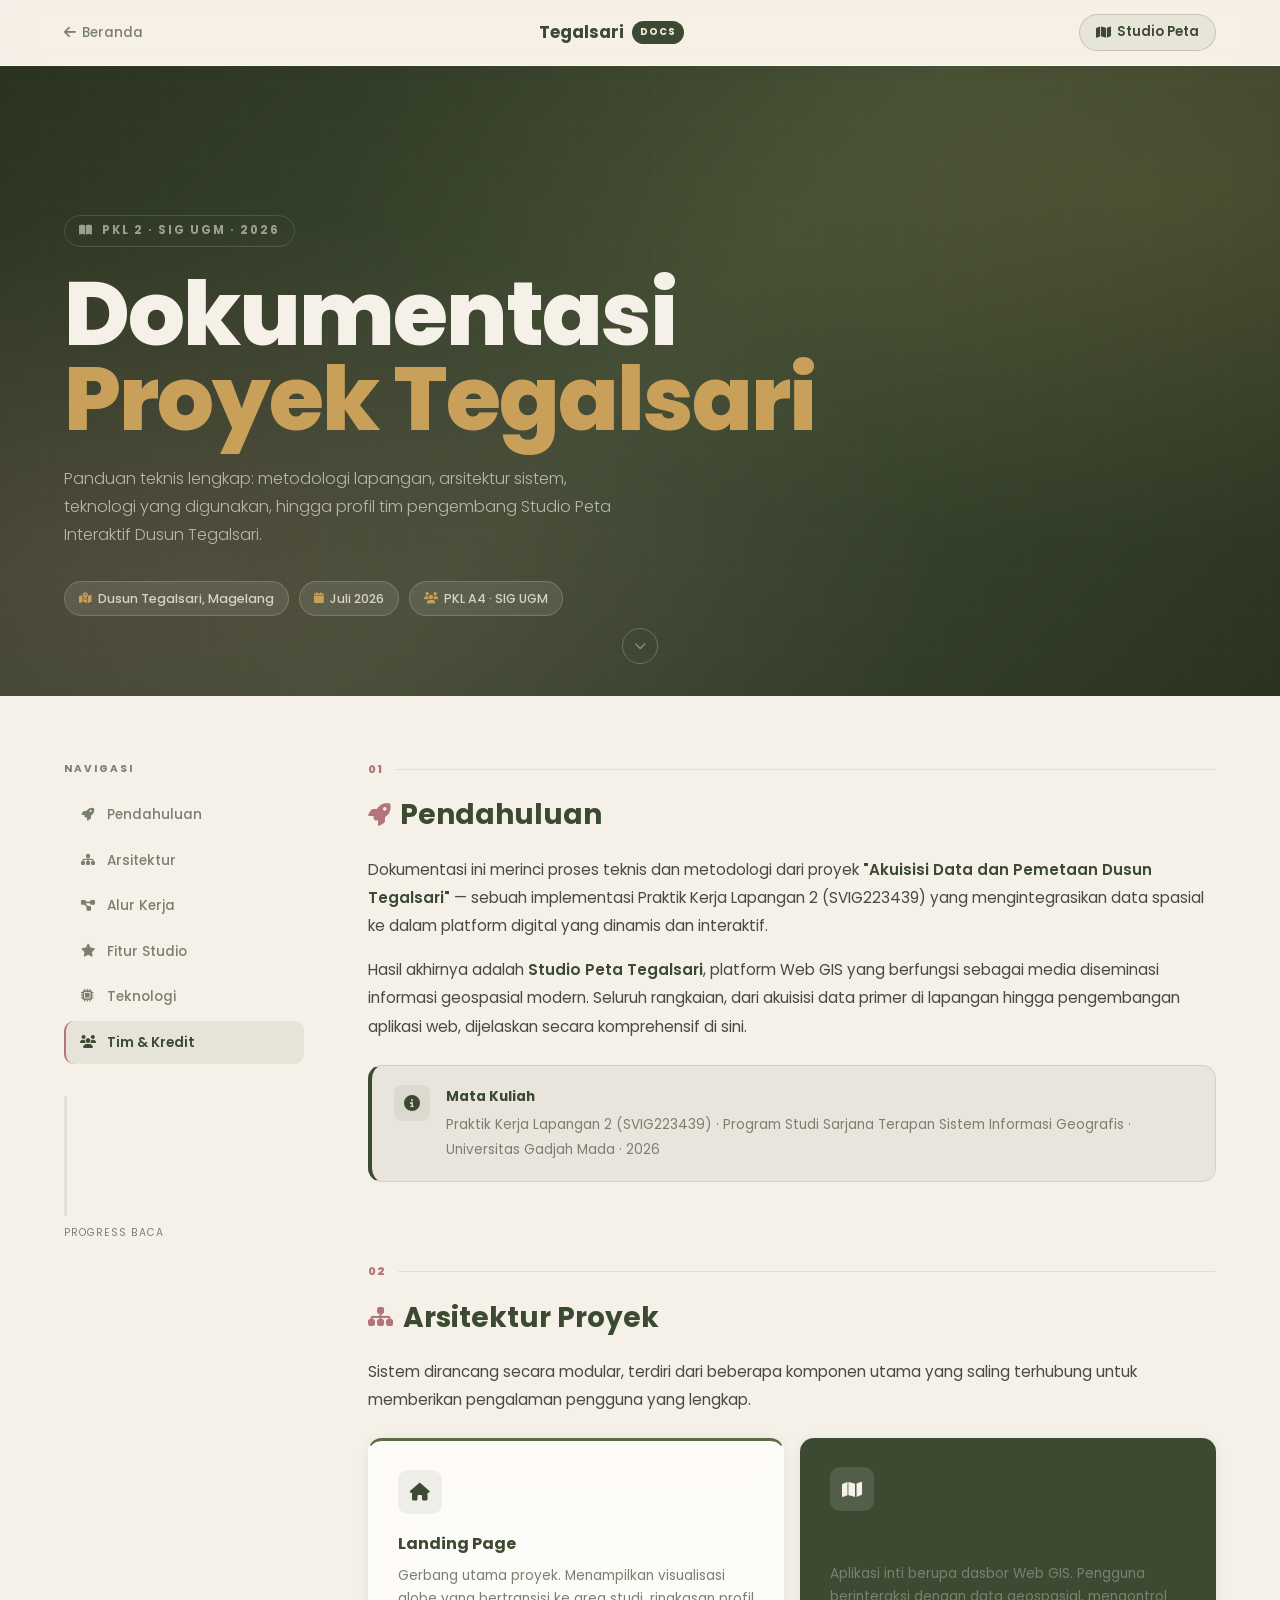
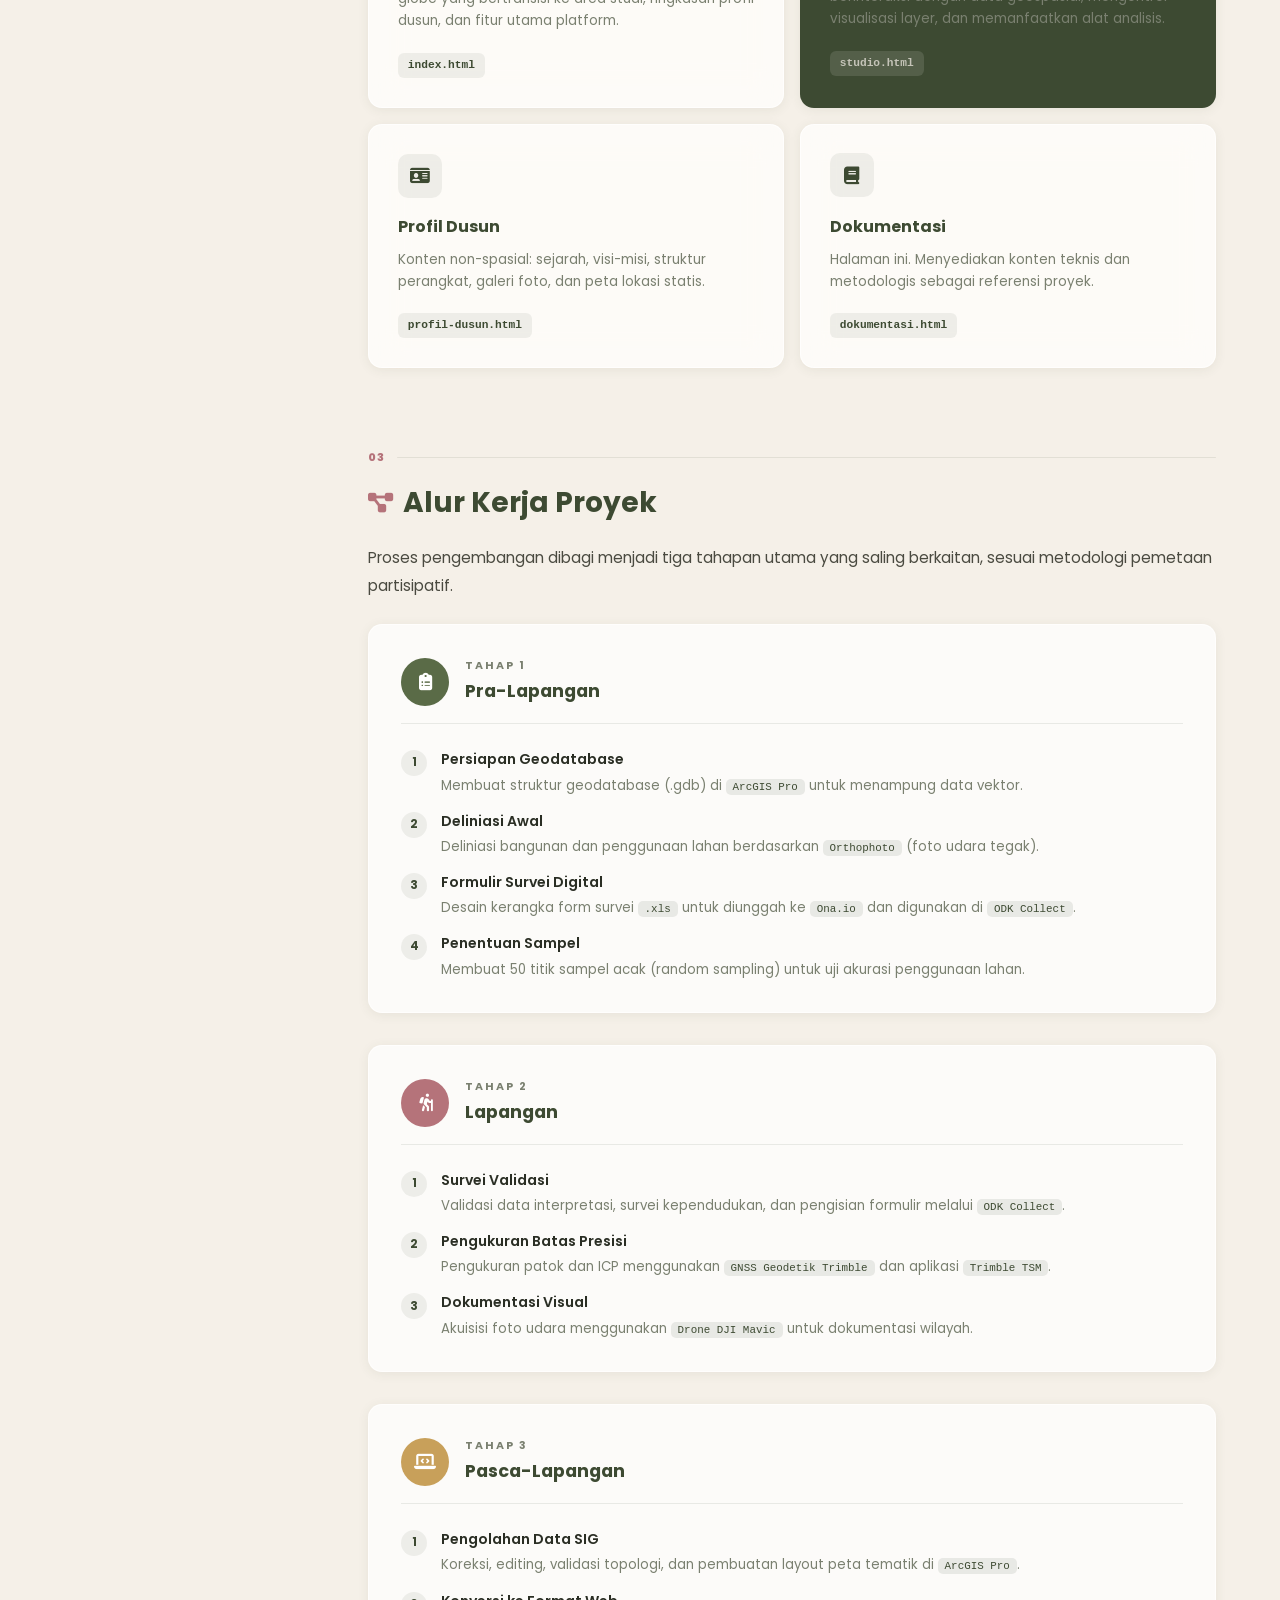
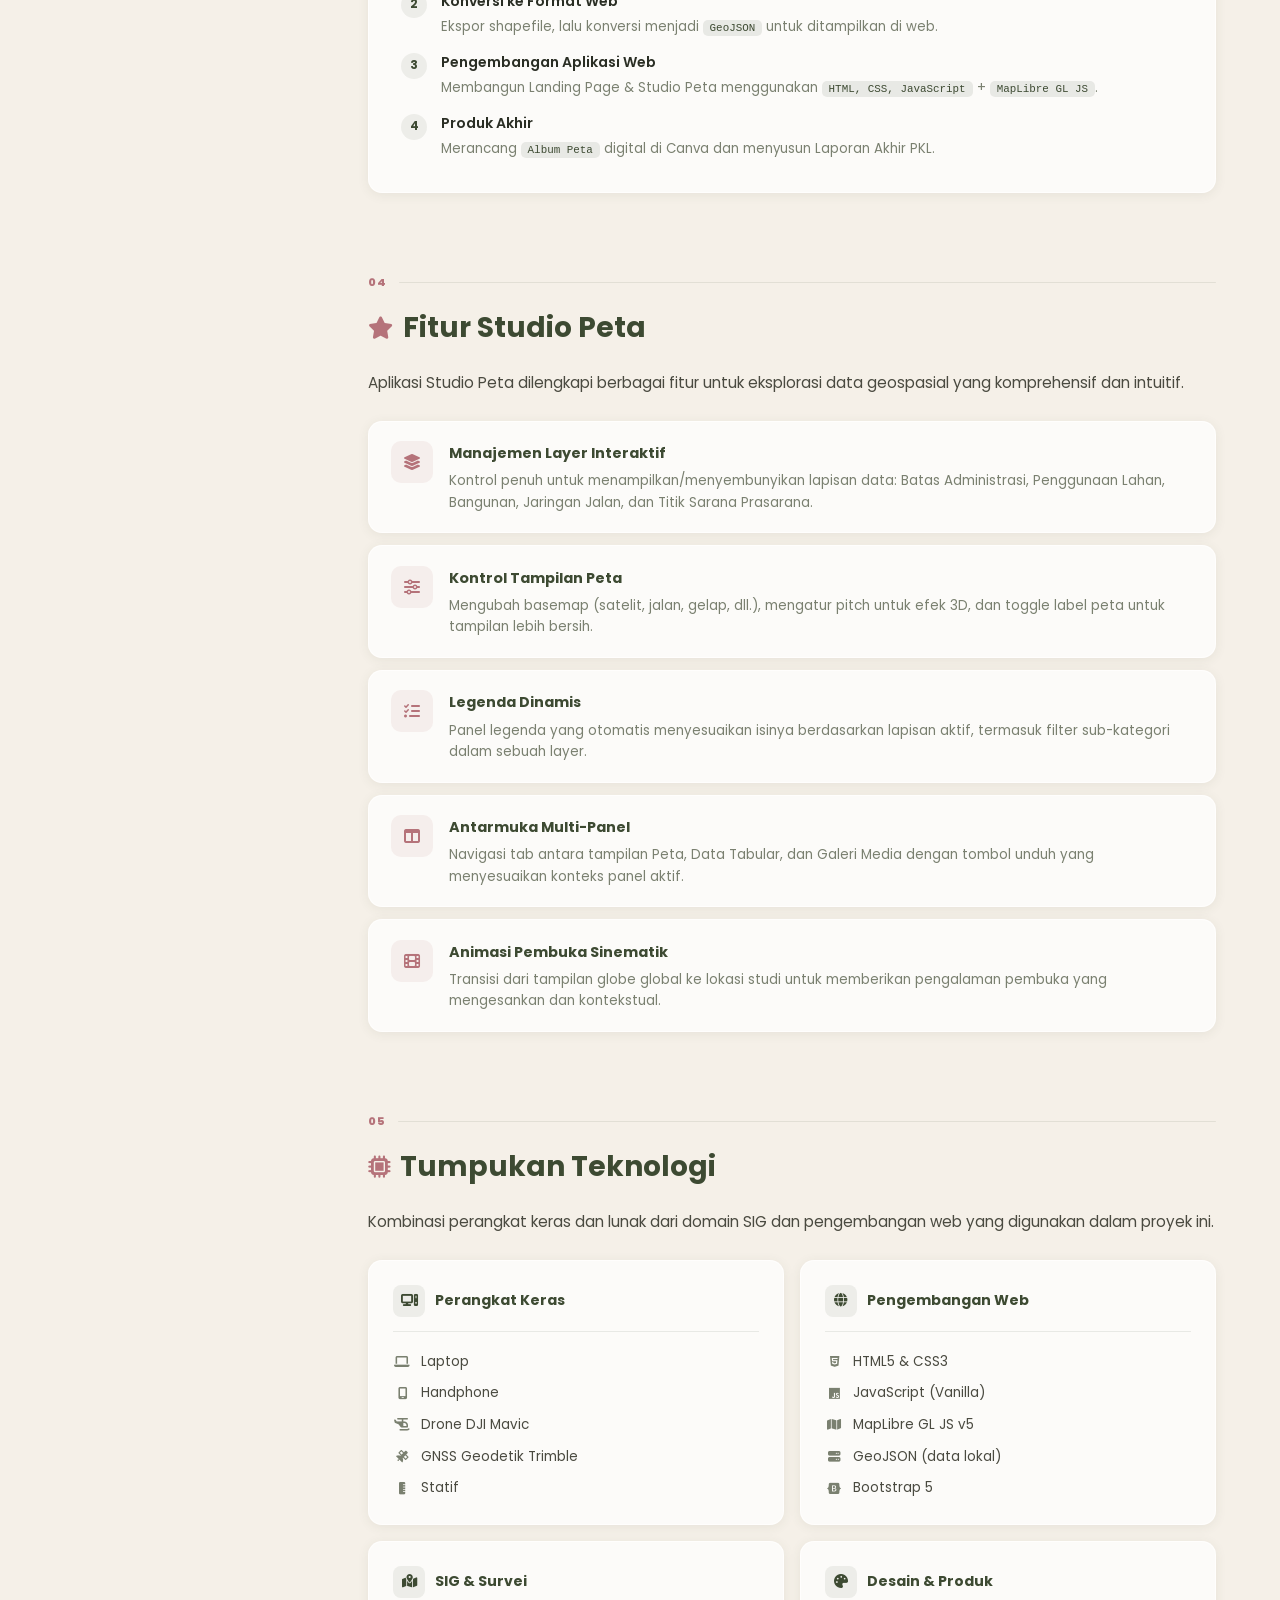
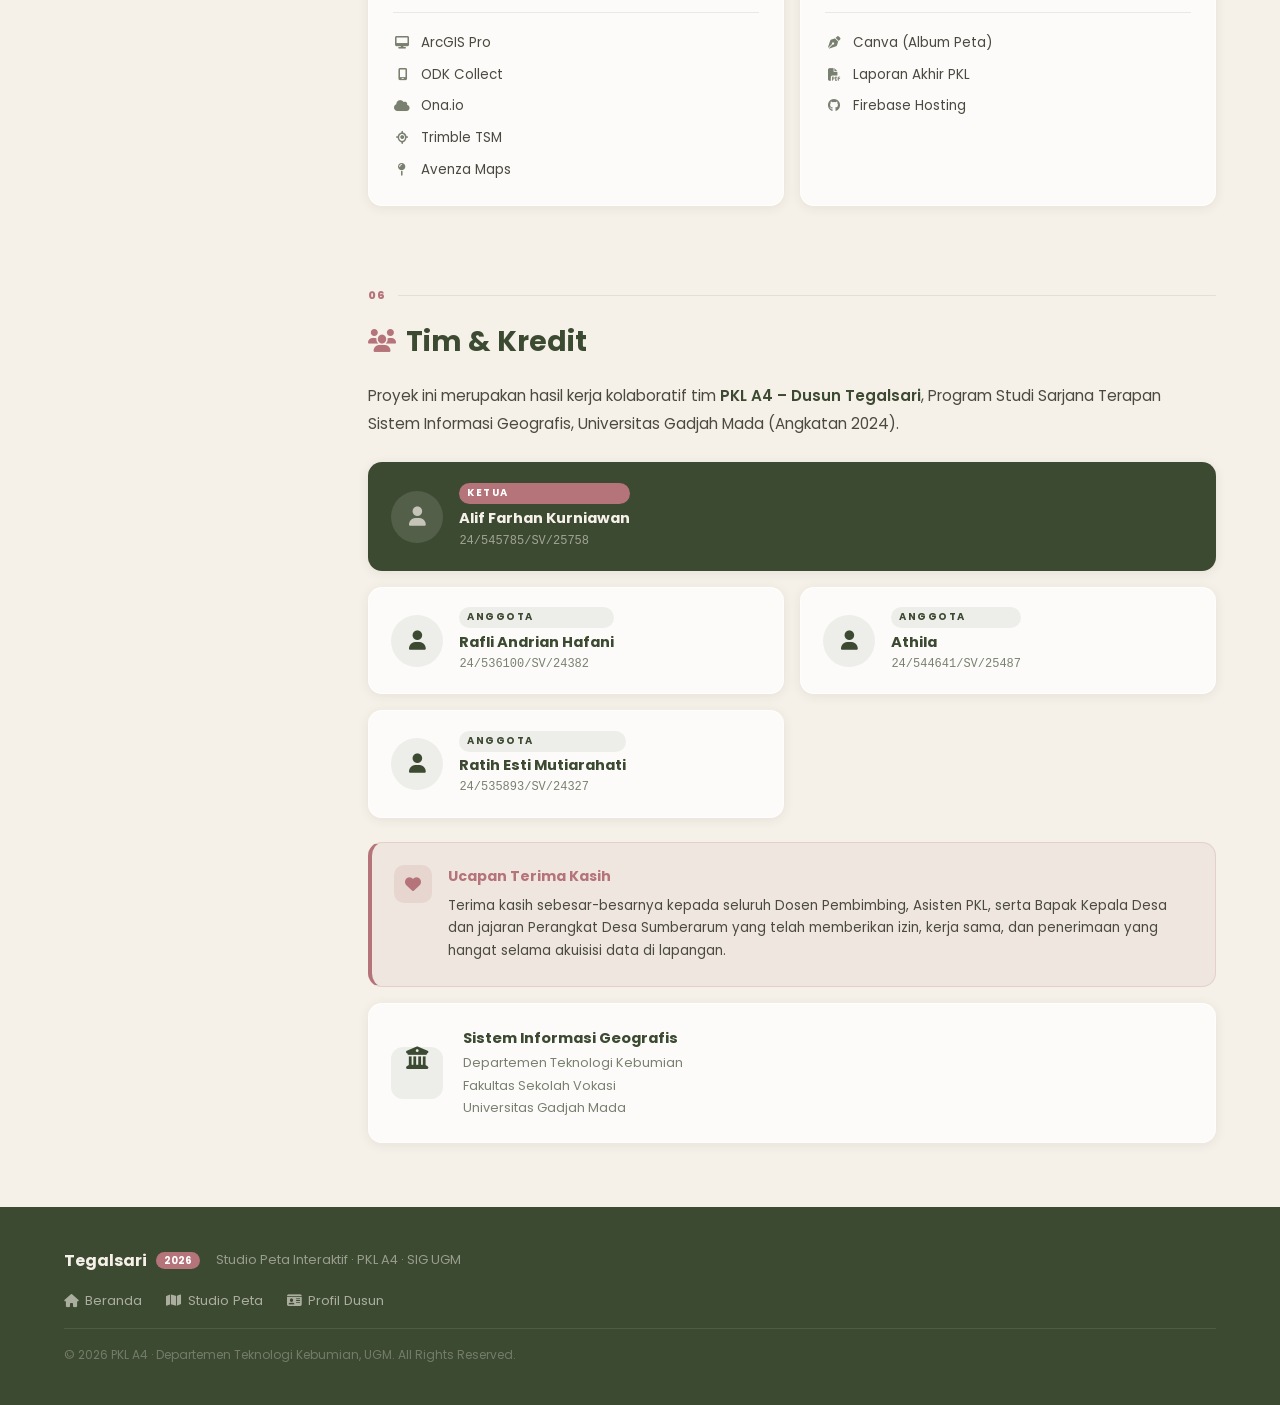
<file: dokumentasi.html>
<!DOCTYPE html>
<html lang="id">
<head>
    <meta charset="UTF-8">
    <meta name="viewport" content="width=device-width, initial-scale=1.0">
    <title>Dokumentasi Proyek - Studio Peta Tegalsari</title>
    <meta name="description" content="Dokumentasi teknis proyek Akuisisi Data dan Pemetaan Dusun Tegalsari. Alur kerja, arsitektur, teknologi, dan tim pengembang.">
    <link rel="preconnect" href="https://fonts.googleapis.com">
    <link rel="preconnect" href="https://fonts.gstatic.com" crossorigin>
    <link href="https://fonts.googleapis.com/css2?family=Poppins:wght@300;400;500;600;700;800&display=swap" rel="stylesheet">
    <link rel="stylesheet" href="https://cdnjs.cloudflare.com/ajax/libs/font-awesome/6.4.0/css/all.min.css">
    <link rel="stylesheet" href="dokumentasi.css">
    <link rel="shortcut icon" href="./data/logo.jpg" type="image/x-icon">
    <link rel="apple-touch-icon" href="./data/apple-touch-icon.png">
</head>
<body>

    <!-- HEADER -->
    <header class="doc-header">
        <div class="doc-header__inner">
            <a href="index.html" class="back-link">
                <i class="fa-solid fa-arrow-left"></i>
                <span>Beranda</span>
            </a>
            <div class="doc-header__brand">
                <span class="brand-name">Tegalsari</span>
                <span class="brand-badge">Docs</span>
            </div>
            <a href="studio.html" target="_blank" class="doc-header__cta">
                <i class="fa-solid fa-map"></i> Studio Peta
            </a>
        </div>
    </header>

    <!-- HERO DOKUMENTASI -->
    <section class="doc-hero">
        <div class="doc-hero__bg"></div>
        <div class="doc-hero__content">
            <span class="doc-hero__eyebrow">
                <i class="fa-solid fa-book-open"></i>
                PKL 2 · SIG UGM · 2026
            </span>
            <h1>Dokumentasi<br><span>Proyek Tegalsari</span></h1>
            <p>Panduan teknis lengkap: metodologi lapangan, arsitektur sistem, teknologi yang digunakan, hingga profil tim pengembang Studio Peta Interaktif Dusun Tegalsari.</p>
            <div class="doc-hero__pills">
                <span><i class="fa-solid fa-map-location-dot"></i> Dusun Tegalsari, Magelang</span>
                <span><i class="fa-solid fa-calendar"></i> Juli 2026</span>
                <span><i class="fa-solid fa-users"></i> PKL A4 · SIG UGM</span>
            </div>
        </div>
        <div class="doc-hero__scroll">
            <i class="fa-solid fa-chevron-down"></i>
        </div>
    </section>

    <!-- LAYOUT UTAMA: SIDEBAR + KONTEN -->
    <div class="doc-layout">

        <!-- SIDEBAR -->
        <aside class="doc-sidebar">
            <div class="doc-sidebar__sticky">
                <p class="sidebar-heading">Navigasi</p>
                <nav>
                    <ul>
                        <li>
                            <a href="#pendahuluan" class="sidebar-link active">
                                <i class="fa-solid fa-rocket"></i>
                                <span>Pendahuluan</span>
                            </a>
                        </li>
                        <li>
                            <a href="#arsitektur-proyek" class="sidebar-link">
                                <i class="fa-solid fa-sitemap"></i>
                                <span>Arsitektur</span>
                            </a>
                        </li>
                        <li>
                            <a href="#alur-kerja" class="sidebar-link">
                                <i class="fa-solid fa-diagram-project"></i>
                                <span>Alur Kerja</span>
                            </a>
                        </li>
                        <li>
                            <a href="#fitur-studio" class="sidebar-link">
                                <i class="fa-solid fa-star"></i>
                                <span>Fitur Studio</span>
                            </a>
                        </li>
                        <li>
                            <a href="#teknologi" class="sidebar-link">
                                <i class="fa-solid fa-microchip"></i>
                                <span>Teknologi</span>
                            </a>
                        </li>
                        <li>
                            <a href="#kredit" class="sidebar-link">
                                <i class="fa-solid fa-users"></i>
                                <span>Tim & Kredit</span>
                            </a>
                        </li>
                    </ul>
                </nav>

                <!-- Progress indicator -->
                <div class="sidebar-progress">
                    <div class="sidebar-progress__bar" id="progressBar"></div>
                </div>
                <p class="sidebar-progress__label">Progress Baca</p>
            </div>
        </aside>

        <!-- KONTEN -->
        <main class="doc-content">

            <!-- PENDAHULUAN -->
            <section id="pendahuluan" class="doc-section">
                <div class="section-label">
                    <span class="label-number">01</span>
                    <span class="label-line"></span>
                </div>
                <h2 class="doc-section__title">
                    <i class="fa-solid fa-rocket"></i> Pendahuluan
                </h2>
                <div class="doc-section__body">
                    <p>Dokumentasi ini merinci proses teknis dan metodologi dari proyek <strong>"Akuisisi Data dan Pemetaan Dusun Tegalsari"</strong> — sebuah implementasi Praktik Kerja Lapangan 2 (SVIG223439) yang mengintegrasikan data spasial ke dalam platform digital yang dinamis dan interaktif.</p>
                    <p>Hasil akhirnya adalah <strong>Studio Peta Tegalsari</strong>, platform Web GIS yang berfungsi sebagai media diseminasi informasi geospasial modern. Seluruh rangkaian, dari akuisisi data primer di lapangan hingga pengembangan aplikasi web, dijelaskan secara komprehensif di sini.</p>

                    <!-- Highlight card -->
                    <div class="highlight-card">
                        <div class="highlight-card__icon">
                            <i class="fa-solid fa-circle-info"></i>
                        </div>
                        <div>
                            <strong>Mata Kuliah</strong>
                            <p>Praktik Kerja Lapangan 2 (SVIG223439) · Program Studi Sarjana Terapan Sistem Informasi Geografis · Universitas Gadjah Mada · 2026</p>
                        </div>
                    </div>
                </div>
            </section>

            <!-- ARSITEKTUR -->
            <section id="arsitektur-proyek" class="doc-section">
                <div class="section-label">
                    <span class="label-number">02</span>
                    <span class="label-line"></span>
                </div>
                <h2 class="doc-section__title">
                    <i class="fa-solid fa-sitemap"></i> Arsitektur Proyek
                </h2>
                <div class="doc-section__body">
                    <p>Sistem dirancang secara modular, terdiri dari beberapa komponen utama yang saling terhubung untuk memberikan pengalaman pengguna yang lengkap.</p>

                    <div class="arch-grid">
                        <div class="arch-card arch-card--primary">
                            <div class="arch-card__icon">
                                <i class="fa-solid fa-house"></i>
                            </div>
                            <h3>Landing Page</h3>
                            <p>Gerbang utama proyek. Menampilkan visualisasi globe yang bertransisi ke area studi, ringkasan profil dusun, dan fitur utama platform.</p>
                            <div class="arch-card__tag">index.html</div>
                        </div>
                        <div class="arch-card arch-card--featured">
                            <div class="arch-card__icon">
                                <i class="fa-solid fa-map"></i>
                            </div>
                            <h3>Studio Peta</h3>
                            <p>Aplikasi inti berupa dasbor Web GIS. Pengguna berinteraksi dengan data geospasial, mengontrol visualisasi layer, dan memanfaatkan alat analisis.</p>
                            <div class="arch-card__tag">studio.html</div>
                        </div>
                        <div class="arch-card">
                            <div class="arch-card__icon">
                                <i class="fa-solid fa-id-card"></i>
                            </div>
                            <h3>Profil Dusun</h3>
                            <p>Konten non-spasial: sejarah, visi-misi, struktur perangkat, galeri foto, dan peta lokasi statis.</p>
                            <div class="arch-card__tag">profil-dusun.html</div>
                        </div>
                        <div class="arch-card">
                            <div class="arch-card__icon">
                                <i class="fa-solid fa-book"></i>
                            </div>
                            <h3>Dokumentasi</h3>
                            <p>Halaman ini. Menyediakan konten teknis dan metodologis sebagai referensi proyek.</p>
                            <div class="arch-card__tag">dokumentasi.html</div>
                        </div>
                    </div>
                </div>
            </section>

            <!-- ALUR KERJA -->
            <section id="alur-kerja" class="doc-section">
                <div class="section-label">
                    <span class="label-number">03</span>
                    <span class="label-line"></span>
                </div>
                <h2 class="doc-section__title">
                    <i class="fa-solid fa-diagram-project"></i> Alur Kerja Proyek
                </h2>
                <div class="doc-section__body">
                    <p>Proses pengembangan dibagi menjadi tiga tahapan utama yang saling berkaitan, sesuai metodologi pemetaan partisipatif.</p>

                    <!-- Timeline tahapan -->
                    <div class="workflow-timeline">

                        <div class="workflow-phase">
                            <div class="workflow-phase__header">
                                <div class="phase-badge phase-badge--1">
                                    <i class="fa-solid fa-clipboard-list"></i>
                                </div>
                                <div>
                                    <span class="phase-label">Tahap 1</span>
                                    <h3>Pra-Lapangan</h3>
                                </div>
                            </div>
                            <div class="workflow-phase__steps">
                                <div class="step-item">
                                    <div class="step-num">1</div>
                                    <div>
                                        <strong>Persiapan Geodatabase</strong>
                                        <p>Membuat struktur geodatabase (.gdb) di <code>ArcGIS Pro</code> untuk menampung data vektor.</p>
                                    </div>
                                </div>
                                <div class="step-item">
                                    <div class="step-num">2</div>
                                    <div>
                                        <strong>Deliniasi Awal</strong>
                                        <p>Deliniasi bangunan dan penggunaan lahan berdasarkan <code>Orthophoto</code> (foto udara tegak).</p>
                                    </div>
                                </div>
                                <div class="step-item">
                                    <div class="step-num">3</div>
                                    <div>
                                        <strong>Formulir Survei Digital</strong>
                                        <p>Desain kerangka form survei <code>.xls</code> untuk diunggah ke <code>Ona.io</code> dan digunakan di <code>ODK Collect</code>.</p>
                                    </div>
                                </div>
                                <div class="step-item">
                                    <div class="step-num">4</div>
                                    <div>
                                        <strong>Penentuan Sampel</strong>
                                        <p>Membuat 50 titik sampel acak (random sampling) untuk uji akurasi penggunaan lahan.</p>
                                    </div>
                                </div>
                            </div>
                        </div>

                        <div class="workflow-phase">
                            <div class="workflow-phase__header">
                                <div class="phase-badge phase-badge--2">
                                    <i class="fa-solid fa-person-hiking"></i>
                                </div>
                                <div>
                                    <span class="phase-label">Tahap 2</span>
                                    <h3>Lapangan</h3>
                                </div>
                            </div>
                            <div class="workflow-phase__steps">
                                <div class="step-item">
                                    <div class="step-num">1</div>
                                    <div>
                                        <strong>Survei Validasi</strong>
                                        <p>Validasi data interpretasi, survei kependudukan, dan pengisian formulir melalui <code>ODK Collect</code>.</p>
                                    </div>
                                </div>
                                <div class="step-item">
                                    <div class="step-num">2</div>
                                    <div>
                                        <strong>Pengukuran Batas Presisi</strong>
                                        <p>Pengukuran patok dan ICP menggunakan <code>GNSS Geodetik Trimble</code> dan aplikasi <code>Trimble TSM</code>.</p>
                                    </div>
                                </div>
                                <div class="step-item">
                                    <div class="step-num">3</div>
                                    <div>
                                        <strong>Dokumentasi Visual</strong>
                                        <p>Akuisisi foto udara menggunakan <code>Drone DJI Mavic</code> untuk dokumentasi wilayah.</p>
                                    </div>
                                </div>
                            </div>
                        </div>

                        <div class="workflow-phase">
                            <div class="workflow-phase__header">
                                <div class="phase-badge phase-badge--3">
                                    <i class="fa-solid fa-laptop-code"></i>
                                </div>
                                <div>
                                    <span class="phase-label">Tahap 3</span>
                                    <h3>Pasca-Lapangan</h3>
                                </div>
                            </div>
                            <div class="workflow-phase__steps">
                                <div class="step-item">
                                    <div class="step-num">1</div>
                                    <div>
                                        <strong>Pengolahan Data SIG</strong>
                                        <p>Koreksi, editing, validasi topologi, dan pembuatan layout peta tematik di <code>ArcGIS Pro</code>.</p>
                                    </div>
                                </div>
                                <div class="step-item">
                                    <div class="step-num">2</div>
                                    <div>
                                        <strong>Konversi ke Format Web</strong>
                                        <p>Ekspor shapefile, lalu konversi menjadi <code>GeoJSON</code> untuk ditampilkan di web.</p>
                                    </div>
                                </div>
                                <div class="step-item">
                                    <div class="step-num">3</div>
                                    <div>
                                        <strong>Pengembangan Aplikasi Web</strong>
                                        <p>Membangun Landing Page & Studio Peta menggunakan <code>HTML, CSS, JavaScript</code> + <code>MapLibre GL JS</code>.</p>
                                    </div>
                                </div>
                                <div class="step-item">
                                    <div class="step-num">4</div>
                                    <div>
                                        <strong>Produk Akhir</strong>
                                        <p>Merancang <code>Album Peta</code> digital di Canva dan menyusun Laporan Akhir PKL.</p>
                                    </div>
                                </div>
                            </div>
                        </div>

                    </div>
                </div>
            </section>

            <!-- FITUR STUDIO -->
            <section id="fitur-studio" class="doc-section">
                <div class="section-label">
                    <span class="label-number">04</span>
                    <span class="label-line"></span>
                </div>
                <h2 class="doc-section__title">
                    <i class="fa-solid fa-star"></i> Fitur Studio Peta
                </h2>
                <div class="doc-section__body">
                    <p>Aplikasi Studio Peta dilengkapi berbagai fitur untuk eksplorasi data geospasial yang komprehensif dan intuitif.</p>

                    <div class="feature-list-doc">
                        <div class="feature-doc-item">
                            <div class="feature-doc-icon">
                                <i class="fa-solid fa-layer-group"></i>
                            </div>
                            <div>
                                <h4>Manajemen Layer Interaktif</h4>
                                <p>Kontrol penuh untuk menampilkan/menyembunyikan lapisan data: Batas Administrasi, Penggunaan Lahan, Bangunan, Jaringan Jalan, dan Titik Sarana Prasarana.</p>
                            </div>
                        </div>
                        <div class="feature-doc-item">
                            <div class="feature-doc-icon">
                                <i class="fa-solid fa-sliders"></i>
                            </div>
                            <div>
                                <h4>Kontrol Tampilan Peta</h4>
                                <p>Mengubah basemap (satelit, jalan, gelap, dll.), mengatur pitch untuk efek 3D, dan toggle label peta untuk tampilan lebih bersih.</p>
                            </div>
                        </div>
                        <div class="feature-doc-item">
                            <div class="feature-doc-icon">
                                <i class="fa-solid fa-list-check"></i>
                            </div>
                            <div>
                                <h4>Legenda Dinamis</h4>
                                <p>Panel legenda yang otomatis menyesuaikan isinya berdasarkan lapisan aktif, termasuk filter sub-kategori dalam sebuah layer.</p>
                            </div>
                        </div>
                        <div class="feature-doc-item">
                            <div class="feature-doc-icon">
                                <i class="fa-solid fa-table-columns"></i>
                            </div>
                            <div>
                                <h4>Antarmuka Multi-Panel</h4>
                                <p>Navigasi tab antara tampilan Peta, Data Tabular, dan Galeri Media dengan tombol unduh yang menyesuaikan konteks panel aktif.</p>
                            </div>
                        </div>
                        <div class="feature-doc-item">
                            <div class="feature-doc-icon">
                                <i class="fa-solid fa-film"></i>
                            </div>
                            <div>
                                <h4>Animasi Pembuka Sinematik</h4>
                                <p>Transisi dari tampilan globe global ke lokasi studi untuk memberikan pengalaman pembuka yang mengesankan dan kontekstual.</p>
                            </div>
                        </div>
                    </div>
                </div>
            </section>

            <!-- TEKNOLOGI -->
            <section id="teknologi" class="doc-section">
                <div class="section-label">
                    <span class="label-number">05</span>
                    <span class="label-line"></span>
                </div>
                <h2 class="doc-section__title">
                    <i class="fa-solid fa-microchip"></i> Tumpukan Teknologi
                </h2>
                <div class="doc-section__body">
                    <p>Kombinasi perangkat keras dan lunak dari domain SIG dan pengembangan web yang digunakan dalam proyek ini.</p>

                    <div class="tech-grid">
                        <div class="tech-category">
                            <div class="tech-category__header">
                                <i class="fa-solid fa-computer"></i>
                                <h4>Perangkat Keras</h4>
                            </div>
                            <ul class="tech-list">
                                <li><i class="fa-solid fa-laptop"></i> Laptop</li>
                                <li><i class="fa-solid fa-mobile-screen"></i> Handphone</li>
                                <li><i class="fa-solid fa-helicopter"></i> Drone DJI Mavic</li>
                                <li><i class="fa-solid fa-satellite"></i> GNSS Geodetik Trimble</li>
                                <li><i class="fa-solid fa-ruler-vertical"></i> Statif</li>
                            </ul>
                        </div>

                        <div class="tech-category">
                            <div class="tech-category__header">
                                <i class="fa-solid fa-globe"></i>
                                <h4>Pengembangan Web</h4>
                            </div>
                            <ul class="tech-list">
                                <li><i class="fa-brands fa-html5"></i> HTML5 & CSS3</li>
                                <li><i class="fa-brands fa-js"></i> JavaScript (Vanilla)</li>
                                <li><i class="fa-solid fa-map"></i> MapLibre GL JS v5</li>
                                <li><i class="fa-solid fa-server"></i> GeoJSON (data lokal)</li>
                                <li><i class="fa-brands fa-bootstrap"></i> Bootstrap 5</li>
                            </ul>
                        </div>

                        <div class="tech-category">
                            <div class="tech-category__header">
                                <i class="fa-solid fa-map-location-dot"></i>
                                <h4>SIG & Survei</h4>
                            </div>
                            <ul class="tech-list">
                                <li><i class="fa-solid fa-desktop"></i> ArcGIS Pro</li>
                                <li><i class="fa-solid fa-mobile-screen"></i> ODK Collect</li>
                                <li><i class="fa-solid fa-cloud"></i> Ona.io</li>
                                <li><i class="fa-solid fa-location-crosshairs"></i> Trimble TSM</li>
                                <li><i class="fa-solid fa-map-pin"></i> Avenza Maps</li>
                            </ul>
                        </div>

                        <div class="tech-category">
                            <div class="tech-category__header">
                                <i class="fa-solid fa-palette"></i>
                                <h4>Desain & Produk</h4>
                            </div>
                            <ul class="tech-list">
                                <li><i class="fa-solid fa-pen-nib"></i> Canva (Album Peta)</li>
                                <li><i class="fa-solid fa-file-pdf"></i> Laporan Akhir PKL</li>
                                <li><i class="fa-brands fa-github"></i> Firebase Hosting</li>
                            </ul>
                        </div>
                    </div>
                </div>
            </section>

            <!-- TIM & KREDIT -->
            <section id="kredit" class="doc-section">
                <div class="section-label">
                    <span class="label-number">06</span>
                    <span class="label-line"></span>
                </div>
                <h2 class="doc-section__title">
                    <i class="fa-solid fa-users"></i> Tim & Kredit
                </h2>
                <div class="doc-section__body">
                    <p>Proyek ini merupakan hasil kerja kolaboratif tim <strong>PKL A4 – Dusun Tegalsari</strong>, Program Studi Sarjana Terapan Sistem Informasi Geografis, Universitas Gadjah Mada (Angkatan 2024).</p>

                    <div class="team-grid">
                        <div class="team-card team-card--lead">
                            <div class="team-card__avatar">
                                <i class="fa-solid fa-user"></i>
                            </div>
                            <div class="team-card__info">
                                <span class="team-card__role">Ketua</span>
                                <h4>Alif Farhan Kurniawan</h4>
                                <span class="team-card__nim">24/545785/SV/25758</span>
                            </div>
                        </div>
                        <div class="team-card">
                            <div class="team-card__avatar">
                                <i class="fa-solid fa-user"></i>
                            </div>
                            <div class="team-card__info">
                                <span class="team-card__role">Anggota</span>
                                <h4>Rafli Andrian Hafani</h4>
                                <span class="team-card__nim">24/536100/SV/24382</span>
                            </div>
                        </div>
                        <div class="team-card">
                            <div class="team-card__avatar">
                                <i class="fa-solid fa-user"></i>
                            </div>
                            <div class="team-card__info">
                                <span class="team-card__role">Anggota</span>
                                <h4>Athila</h4>
                                <span class="team-card__nim">24/544641/SV/25487</span>
                            </div>
                        </div>
                        <div class="team-card">
                            <div class="team-card__avatar">
                                <i class="fa-solid fa-user"></i>
                            </div>
                            <div class="team-card__info">
                                <span class="team-card__role">Anggota</span>
                                <h4>Ratih Esti Mutiarahati</h4>
                                <span class="team-card__nim">24/535893/SV/24327</span>
                            </div>
                        </div>
                    </div>

                    <!-- Ucapan terima kasih -->
                    <div class="acknowledgement-box">
                        <div class="acknowledgement-box__icon">
                            <i class="fa-solid fa-heart"></i>
                        </div>
                        <div>
                            <h4>Ucapan Terima Kasih</h4>
                            <p>Terima kasih sebesar-besarnya kepada seluruh Dosen Pembimbing, Asisten PKL, serta Bapak Kepala Desa dan jajaran Perangkat Desa Sumberarum yang telah memberikan izin, kerja sama, dan penerimaan yang hangat selama akuisisi data di lapangan.</p>
                        </div>
                    </div>

                    <!-- Institusi -->
                    <div class="institution-card">
                        <div class="institution-card__logo">
                            <i class="fa-solid fa-university"></i>
                        </div>
                        <div>
                            <strong>Sistem Informasi Geografis</strong>
                            <span>Departemen Teknologi Kebumian</span>
                            <span>Fakultas Sekolah Vokasi</span>
                            <span>Universitas Gadjah Mada</span>
                        </div>
                    </div>
                </div>
            </section>

        </main>
    </div>

    <!-- FOOTER -->
    <footer class="doc-footer">
        <div class="doc-footer__inner">
            <div class="doc-footer__brand">
                <span>Tegalsari <em>2026</em></span>
                <p>Studio Peta Interaktif · PKL A4 · SIG UGM</p>
            </div>
            <div class="doc-footer__links">
                <a href="index.html"><i class="fa-solid fa-house"></i> Beranda</a>
                <a href="studio.html" target="_blank"><i class="fa-solid fa-map"></i> Studio Peta</a>
                <a href="profil-dusun.html" target="_blank"><i class="fa-solid fa-id-card"></i> Profil Dusun</a>
            </div>
            <p class="doc-footer__copy">© 2026 PKL A4 · Departemen Teknologi Kebumian, UGM. All Rights Reserved.</p>
        </div>
    </footer>

    <script>
        document.addEventListener('DOMContentLoaded', () => {
            // Active sidebar link on scroll
            const sections = document.querySelectorAll('.doc-section');
            const sidebarLinks = document.querySelectorAll('.sidebar-link');
            const progressBar = document.getElementById('progressBar');

            const observer = new IntersectionObserver((entries) => {
                entries.forEach(entry => {
                    if (entry.isIntersecting) {
                        sidebarLinks.forEach(link => {
                            link.classList.remove('active');
                            if (link.getAttribute('href').substring(1) === entry.target.id) {
                                link.classList.add('active');
                            }
                        });
                    }
                });
            }, { rootMargin: '-40% 0px -55% 0px' });

            sections.forEach(section => observer.observe(section));

            // Reading progress bar
            window.addEventListener('scroll', () => {
                const docLayout = document.querySelector('.doc-layout');
                const layoutTop = docLayout.offsetTop;
                const layoutHeight = docLayout.offsetHeight;
                const scrolled = window.scrollY - layoutTop;
                const percent = Math.min(100, Math.max(0, (scrolled / layoutHeight) * 100));
                progressBar.style.height = percent + '%';
            });
        });
    </script>

</body>
</html>
</file>
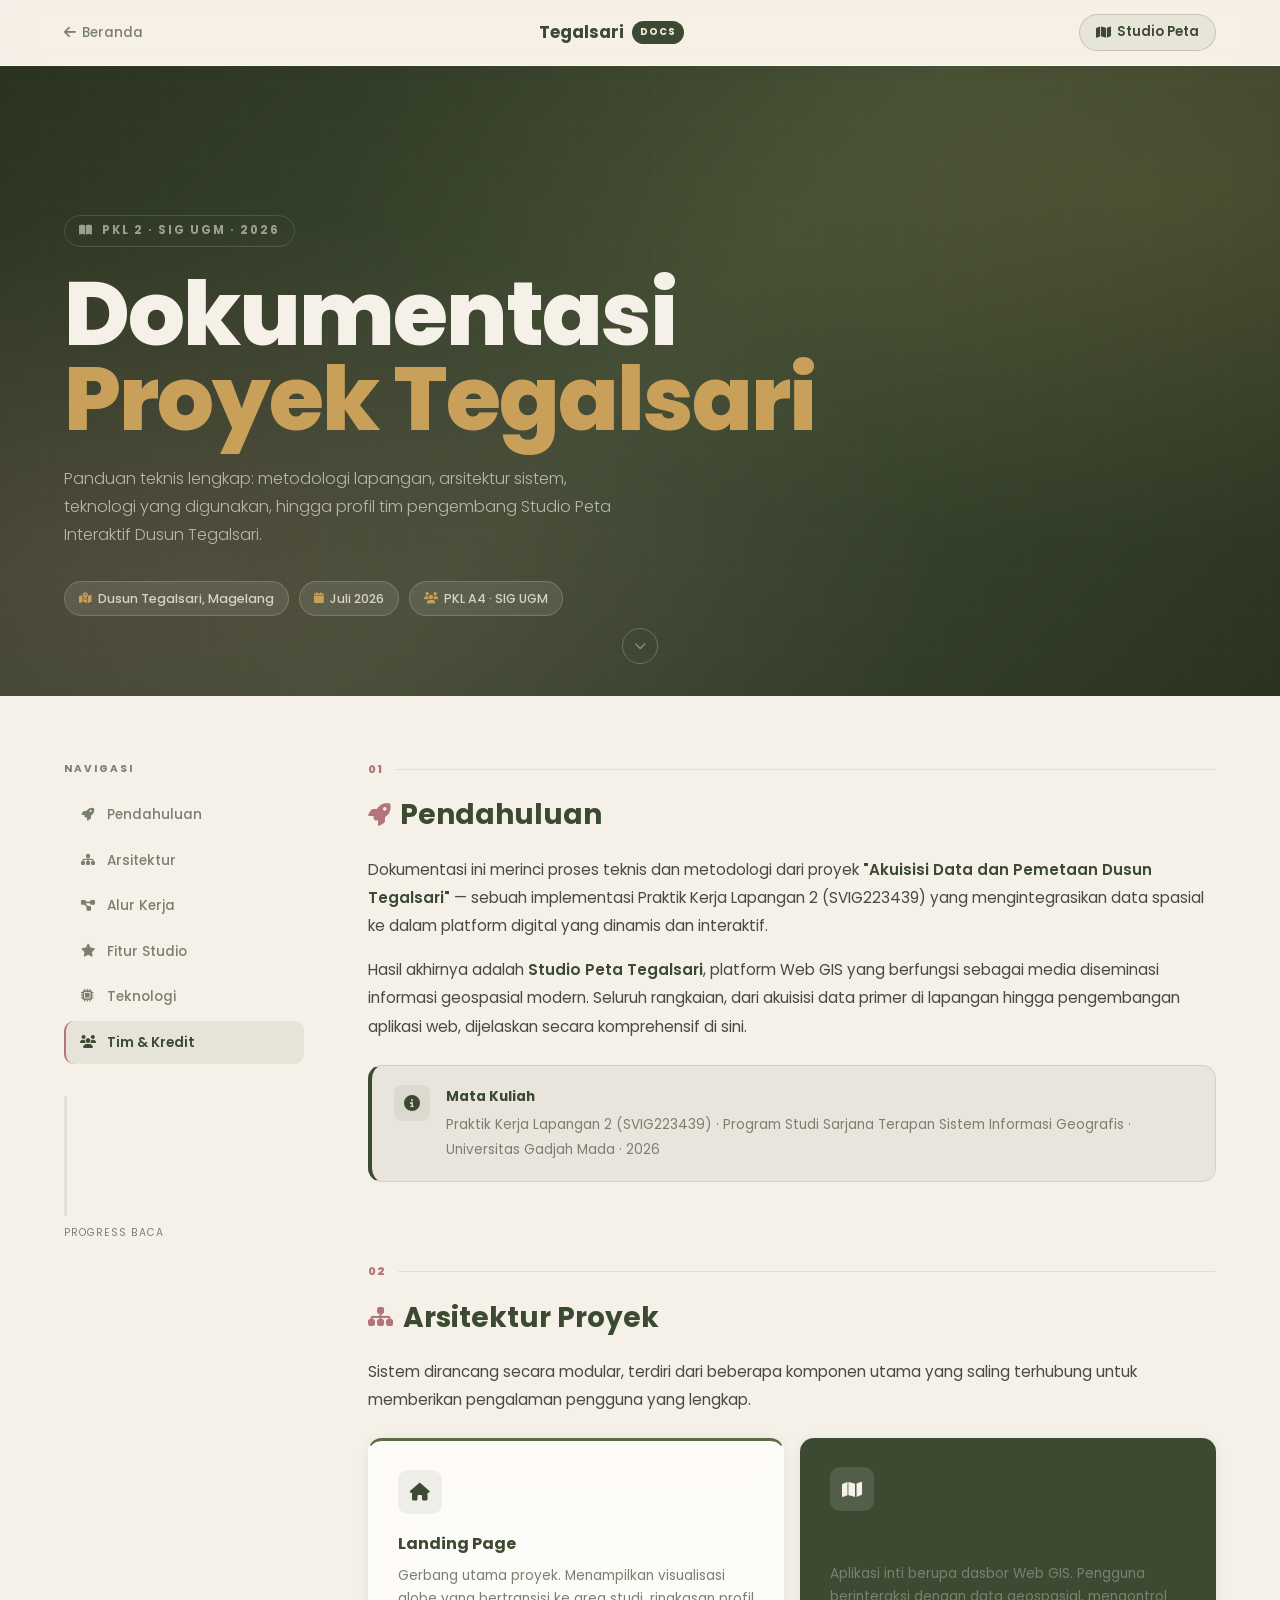
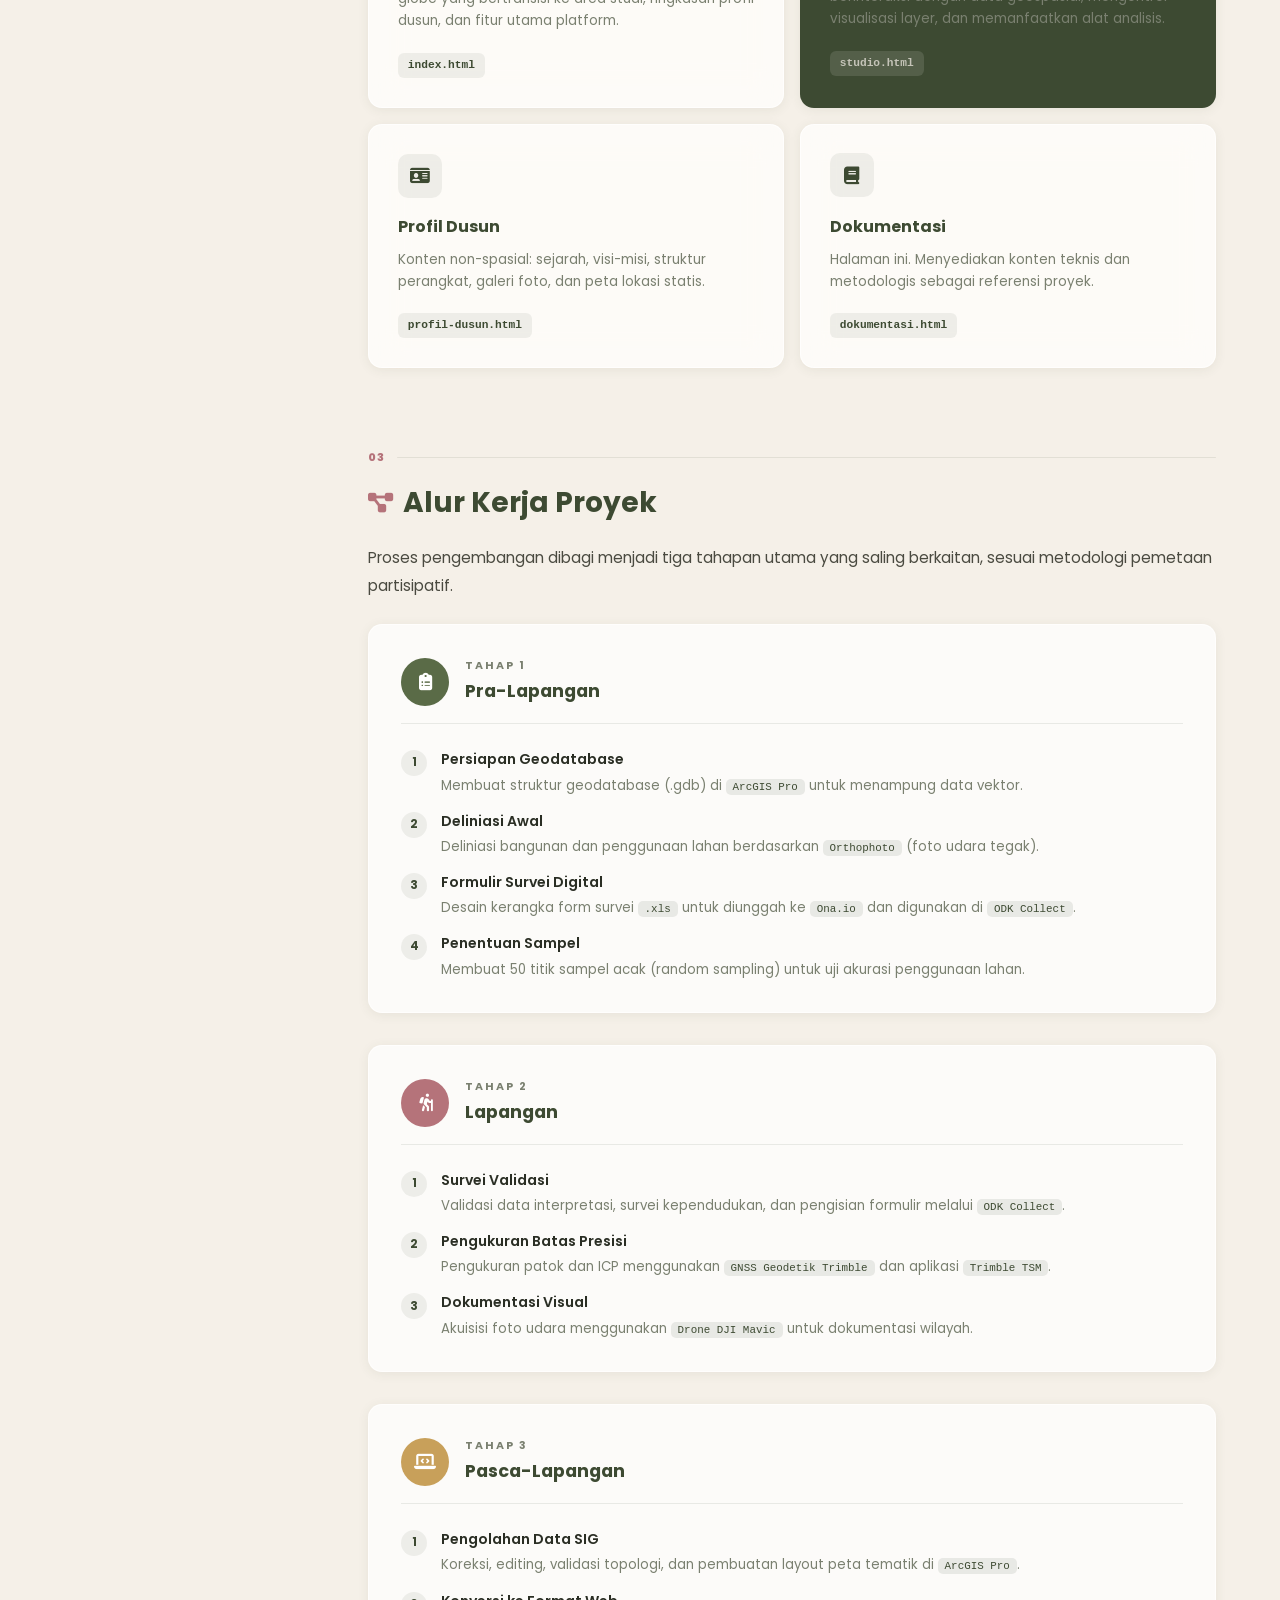
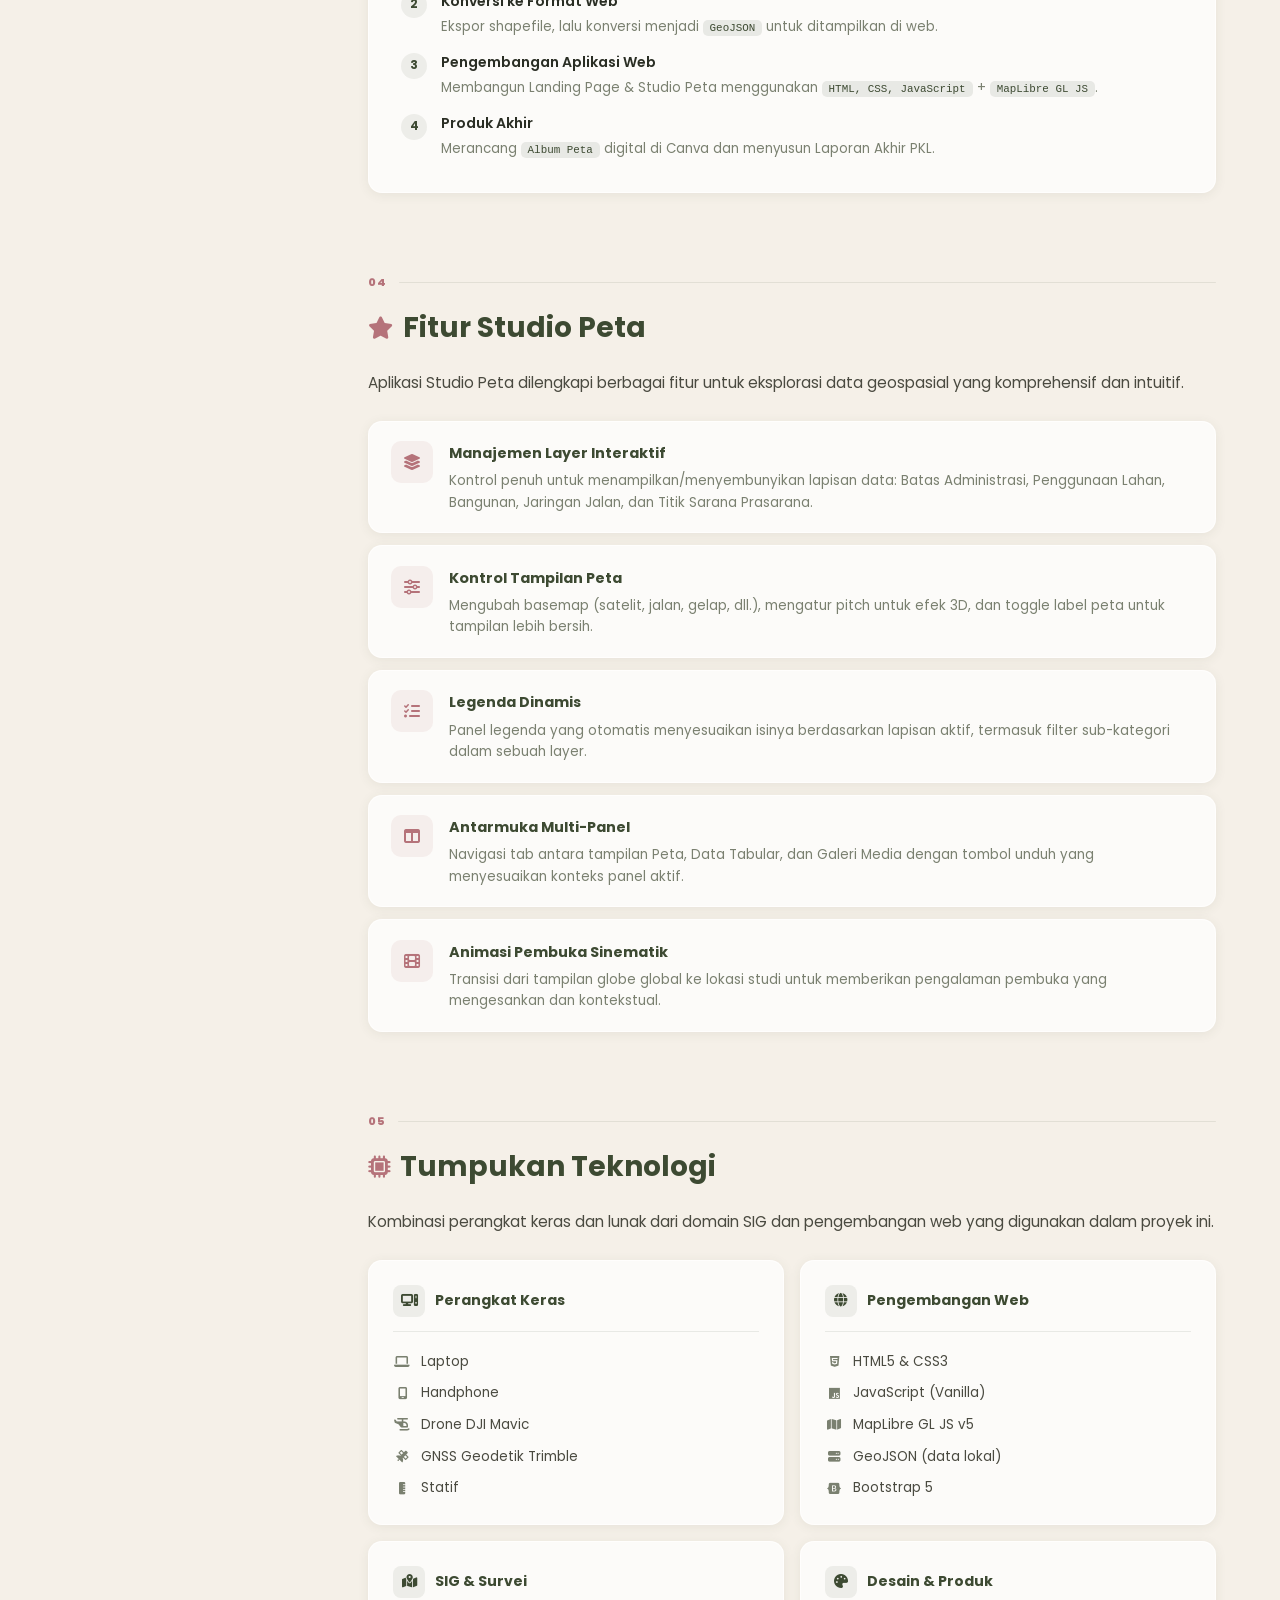
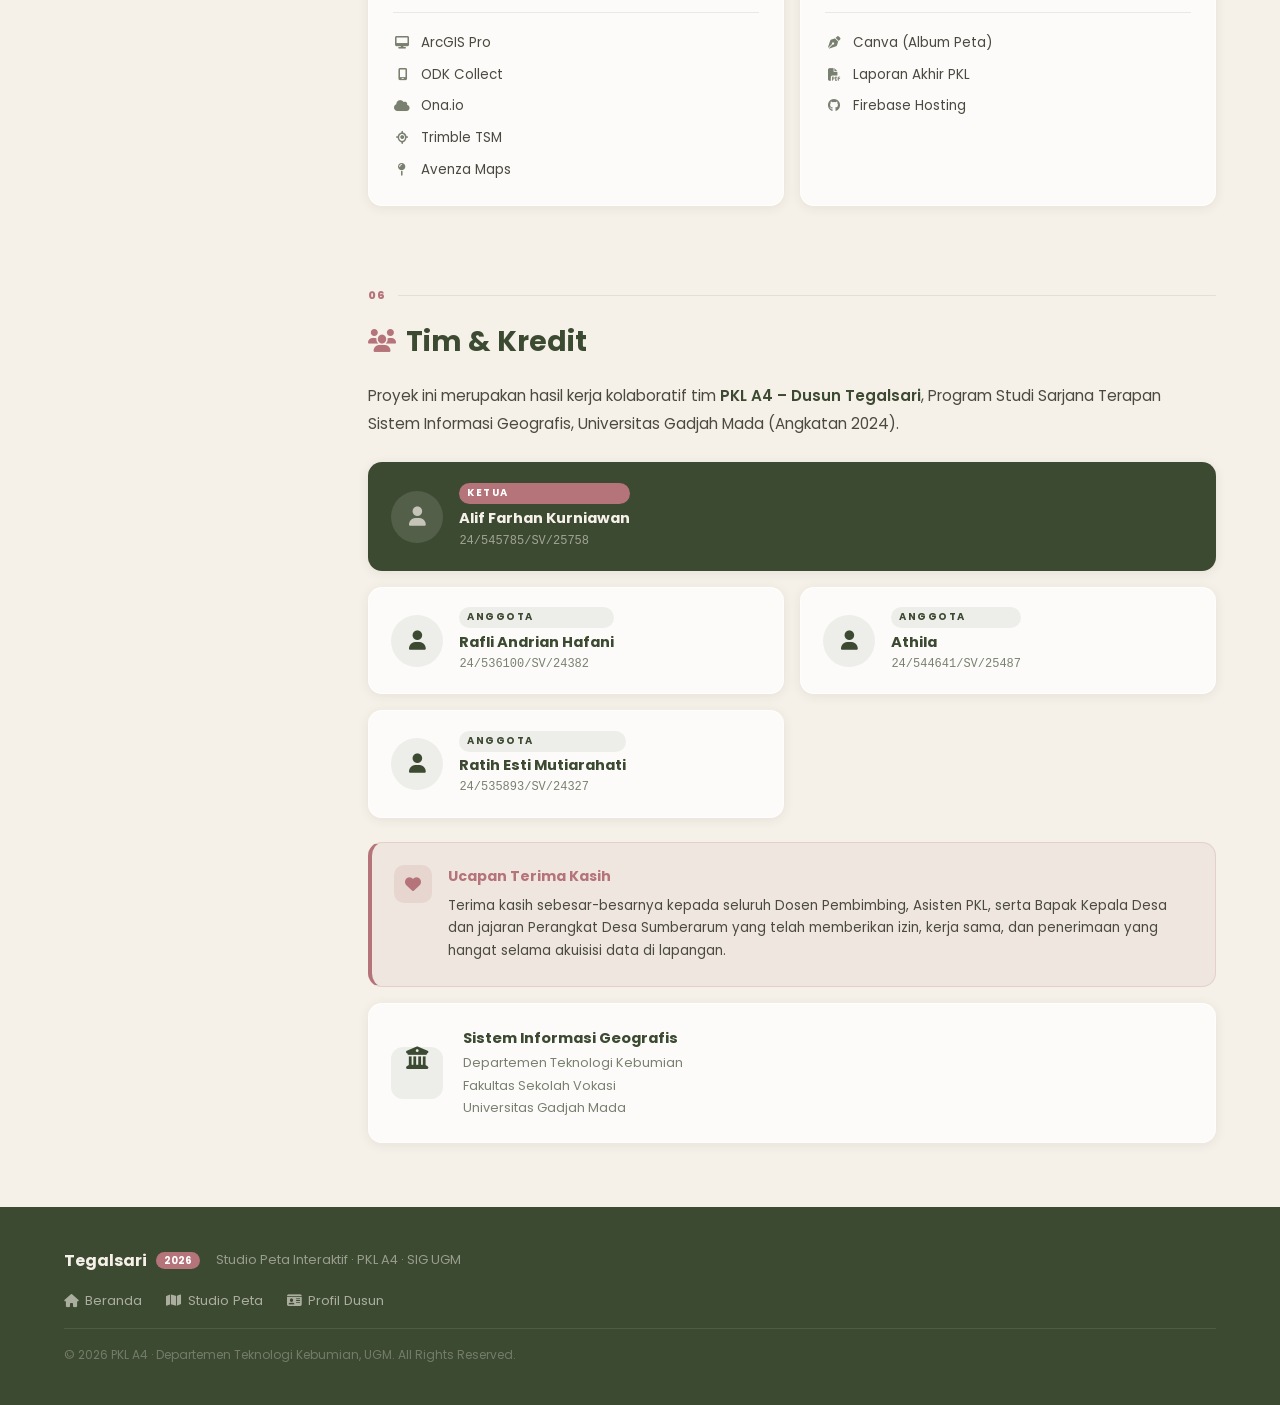
<file: public/dokumentasi.html>
<!DOCTYPE html>
<html lang="id">
<head>
    <meta charset="UTF-8">
    <meta name="viewport" content="width=device-width, initial-scale=1.0">
    <title>Dokumentasi Proyek - Studio Peta Tegalsari</title>
    <meta name="description" content="Dokumentasi teknis proyek Akuisisi Data dan Pemetaan Dusun Tegalsari. Alur kerja, arsitektur, teknologi, dan tim pengembang.">
    <link rel="preconnect" href="https://fonts.googleapis.com">
    <link rel="preconnect" href="https://fonts.gstatic.com" crossorigin>
    <link href="https://fonts.googleapis.com/css2?family=Poppins:wght@300;400;500;600;700;800&display=swap" rel="stylesheet">
    <link rel="stylesheet" href="https://cdnjs.cloudflare.com/ajax/libs/font-awesome/6.4.0/css/all.min.css">
    <link rel="stylesheet" href="dokumentasi.css">
    <link rel="shortcut icon" href="./data/logo.jpg" type="image/x-icon">
</head>
<body>

    <!-- HEADER -->
    <header class="doc-header">
        <div class="doc-header__inner">
            <a href="index.html" class="back-link">
                <i class="fa-solid fa-arrow-left"></i>
                <span>Beranda</span>
            </a>
            <div class="doc-header__brand">
                <span class="brand-name">Tegalsari</span>
                <span class="brand-badge">Docs</span>
            </div>
            <a href="studio.html" target="_blank" class="doc-header__cta">
                <i class="fa-solid fa-map"></i> Studio Peta
            </a>
        </div>
    </header>

    <!-- HERO DOKUMENTASI -->
    <section class="doc-hero">
        <div class="doc-hero__bg"></div>
        <div class="doc-hero__content">
            <span class="doc-hero__eyebrow">
                <i class="fa-solid fa-book-open"></i>
                PKL 2 · SIG UGM · 2026
            </span>
            <h1>Dokumentasi<br><span>Proyek Tegalsari</span></h1>
            <p>Panduan teknis lengkap: metodologi lapangan, arsitektur sistem, teknologi yang digunakan, hingga profil tim pengembang Studio Peta Interaktif Dusun Tegalsari.</p>
            <div class="doc-hero__pills">
                <span><i class="fa-solid fa-map-location-dot"></i> Dusun Tegalsari, Magelang</span>
                <span><i class="fa-solid fa-calendar"></i> Juli 2026</span>
                <span><i class="fa-solid fa-users"></i> PKL A4 · SIG UGM</span>
            </div>
        </div>
        <div class="doc-hero__scroll">
            <i class="fa-solid fa-chevron-down"></i>
        </div>
    </section>

    <!-- LAYOUT UTAMA: SIDEBAR + KONTEN -->
    <div class="doc-layout">

        <!-- SIDEBAR -->
        <aside class="doc-sidebar">
            <div class="doc-sidebar__sticky">
                <p class="sidebar-heading">Navigasi</p>
                <nav>
                    <ul>
                        <li>
                            <a href="#pendahuluan" class="sidebar-link active">
                                <i class="fa-solid fa-rocket"></i>
                                <span>Pendahuluan</span>
                            </a>
                        </li>
                        <li>
                            <a href="#arsitektur-proyek" class="sidebar-link">
                                <i class="fa-solid fa-sitemap"></i>
                                <span>Arsitektur</span>
                            </a>
                        </li>
                        <li>
                            <a href="#alur-kerja" class="sidebar-link">
                                <i class="fa-solid fa-diagram-project"></i>
                                <span>Alur Kerja</span>
                            </a>
                        </li>
                        <li>
                            <a href="#fitur-studio" class="sidebar-link">
                                <i class="fa-solid fa-star"></i>
                                <span>Fitur Studio</span>
                            </a>
                        </li>
                        <li>
                            <a href="#teknologi" class="sidebar-link">
                                <i class="fa-solid fa-microchip"></i>
                                <span>Teknologi</span>
                            </a>
                        </li>
                        <li>
                            <a href="#kredit" class="sidebar-link">
                                <i class="fa-solid fa-users"></i>
                                <span>Tim & Kredit</span>
                            </a>
                        </li>
                    </ul>
                </nav>

                <!-- Progress indicator -->
                <div class="sidebar-progress">
                    <div class="sidebar-progress__bar" id="progressBar"></div>
                </div>
                <p class="sidebar-progress__label">Progress Baca</p>
            </div>
        </aside>

        <!-- KONTEN -->
        <main class="doc-content">

            <!-- PENDAHULUAN -->
            <section id="pendahuluan" class="doc-section">
                <div class="section-label">
                    <span class="label-number">01</span>
                    <span class="label-line"></span>
                </div>
                <h2 class="doc-section__title">
                    <i class="fa-solid fa-rocket"></i> Pendahuluan
                </h2>
                <div class="doc-section__body">
                    <p>Dokumentasi ini merinci proses teknis dan metodologi dari proyek <strong>"Akuisisi Data dan Pemetaan Dusun Tegalsari"</strong> — sebuah implementasi Praktik Kerja Lapangan 2 (SVIG223439) yang mengintegrasikan data spasial ke dalam platform digital yang dinamis dan interaktif.</p>
                    <p>Hasil akhirnya adalah <strong>Studio Peta Tegalsari</strong>, platform Web GIS yang berfungsi sebagai media diseminasi informasi geospasial modern. Seluruh rangkaian, dari akuisisi data primer di lapangan hingga pengembangan aplikasi web, dijelaskan secara komprehensif di sini.</p>

                    <!-- Highlight card -->
                    <div class="highlight-card">
                        <div class="highlight-card__icon">
                            <i class="fa-solid fa-circle-info"></i>
                        </div>
                        <div>
                            <strong>Mata Kuliah</strong>
                            <p>Praktik Kerja Lapangan 2 (SVIG223439) · Program Studi Sarjana Terapan Sistem Informasi Geografis · Universitas Gadjah Mada · 2026</p>
                        </div>
                    </div>
                </div>
            </section>

            <!-- ARSITEKTUR -->
            <section id="arsitektur-proyek" class="doc-section">
                <div class="section-label">
                    <span class="label-number">02</span>
                    <span class="label-line"></span>
                </div>
                <h2 class="doc-section__title">
                    <i class="fa-solid fa-sitemap"></i> Arsitektur Proyek
                </h2>
                <div class="doc-section__body">
                    <p>Sistem dirancang secara modular, terdiri dari beberapa komponen utama yang saling terhubung untuk memberikan pengalaman pengguna yang lengkap.</p>

                    <div class="arch-grid">
                        <div class="arch-card arch-card--primary">
                            <div class="arch-card__icon">
                                <i class="fa-solid fa-house"></i>
                            </div>
                            <h3>Landing Page</h3>
                            <p>Gerbang utama proyek. Menampilkan visualisasi globe yang bertransisi ke area studi, ringkasan profil dusun, dan fitur utama platform.</p>
                            <div class="arch-card__tag">index.html</div>
                        </div>
                        <div class="arch-card arch-card--featured">
                            <div class="arch-card__icon">
                                <i class="fa-solid fa-map"></i>
                            </div>
                            <h3>Studio Peta</h3>
                            <p>Aplikasi inti berupa dasbor Web GIS. Pengguna berinteraksi dengan data geospasial, mengontrol visualisasi layer, dan memanfaatkan alat analisis.</p>
                            <div class="arch-card__tag">studio.html</div>
                        </div>
                        <div class="arch-card">
                            <div class="arch-card__icon">
                                <i class="fa-solid fa-id-card"></i>
                            </div>
                            <h3>Profil Dusun</h3>
                            <p>Konten non-spasial: sejarah, visi-misi, struktur perangkat, galeri foto, dan peta lokasi statis.</p>
                            <div class="arch-card__tag">profil-dusun.html</div>
                        </div>
                        <div class="arch-card">
                            <div class="arch-card__icon">
                                <i class="fa-solid fa-book"></i>
                            </div>
                            <h3>Dokumentasi</h3>
                            <p>Halaman ini. Menyediakan konten teknis dan metodologis sebagai referensi proyek.</p>
                            <div class="arch-card__tag">dokumentasi.html</div>
                        </div>
                    </div>
                </div>
            </section>

            <!-- ALUR KERJA -->
            <section id="alur-kerja" class="doc-section">
                <div class="section-label">
                    <span class="label-number">03</span>
                    <span class="label-line"></span>
                </div>
                <h2 class="doc-section__title">
                    <i class="fa-solid fa-diagram-project"></i> Alur Kerja Proyek
                </h2>
                <div class="doc-section__body">
                    <p>Proses pengembangan dibagi menjadi tiga tahapan utama yang saling berkaitan, sesuai metodologi pemetaan partisipatif.</p>

                    <!-- Timeline tahapan -->
                    <div class="workflow-timeline">

                        <div class="workflow-phase">
                            <div class="workflow-phase__header">
                                <div class="phase-badge phase-badge--1">
                                    <i class="fa-solid fa-clipboard-list"></i>
                                </div>
                                <div>
                                    <span class="phase-label">Tahap 1</span>
                                    <h3>Pra-Lapangan</h3>
                                </div>
                            </div>
                            <div class="workflow-phase__steps">
                                <div class="step-item">
                                    <div class="step-num">1</div>
                                    <div>
                                        <strong>Persiapan Geodatabase</strong>
                                        <p>Membuat struktur geodatabase (.gdb) di <code>ArcGIS Pro</code> untuk menampung data vektor.</p>
                                    </div>
                                </div>
                                <div class="step-item">
                                    <div class="step-num">2</div>
                                    <div>
                                        <strong>Deliniasi Awal</strong>
                                        <p>Deliniasi bangunan dan penggunaan lahan berdasarkan <code>Orthophoto</code> (foto udara tegak).</p>
                                    </div>
                                </div>
                                <div class="step-item">
                                    <div class="step-num">3</div>
                                    <div>
                                        <strong>Formulir Survei Digital</strong>
                                        <p>Desain kerangka form survei <code>.xls</code> untuk diunggah ke <code>Ona.io</code> dan digunakan di <code>ODK Collect</code>.</p>
                                    </div>
                                </div>
                                <div class="step-item">
                                    <div class="step-num">4</div>
                                    <div>
                                        <strong>Penentuan Sampel</strong>
                                        <p>Membuat 50 titik sampel acak (random sampling) untuk uji akurasi penggunaan lahan.</p>
                                    </div>
                                </div>
                            </div>
                        </div>

                        <div class="workflow-phase">
                            <div class="workflow-phase__header">
                                <div class="phase-badge phase-badge--2">
                                    <i class="fa-solid fa-person-hiking"></i>
                                </div>
                                <div>
                                    <span class="phase-label">Tahap 2</span>
                                    <h3>Lapangan</h3>
                                </div>
                            </div>
                            <div class="workflow-phase__steps">
                                <div class="step-item">
                                    <div class="step-num">1</div>
                                    <div>
                                        <strong>Survei Validasi</strong>
                                        <p>Validasi data interpretasi, survei kependudukan, dan pengisian formulir melalui <code>ODK Collect</code>.</p>
                                    </div>
                                </div>
                                <div class="step-item">
                                    <div class="step-num">2</div>
                                    <div>
                                        <strong>Pengukuran Batas Presisi</strong>
                                        <p>Pengukuran patok dan ICP menggunakan <code>GNSS Geodetik Trimble</code> dan aplikasi <code>Trimble TSM</code>.</p>
                                    </div>
                                </div>
                                <div class="step-item">
                                    <div class="step-num">3</div>
                                    <div>
                                        <strong>Dokumentasi Visual</strong>
                                        <p>Akuisisi foto udara menggunakan <code>Drone DJI Mavic</code> untuk dokumentasi wilayah.</p>
                                    </div>
                                </div>
                            </div>
                        </div>

                        <div class="workflow-phase">
                            <div class="workflow-phase__header">
                                <div class="phase-badge phase-badge--3">
                                    <i class="fa-solid fa-laptop-code"></i>
                                </div>
                                <div>
                                    <span class="phase-label">Tahap 3</span>
                                    <h3>Pasca-Lapangan</h3>
                                </div>
                            </div>
                            <div class="workflow-phase__steps">
                                <div class="step-item">
                                    <div class="step-num">1</div>
                                    <div>
                                        <strong>Pengolahan Data SIG</strong>
                                        <p>Koreksi, editing, validasi topologi, dan pembuatan layout peta tematik di <code>ArcGIS Pro</code>.</p>
                                    </div>
                                </div>
                                <div class="step-item">
                                    <div class="step-num">2</div>
                                    <div>
                                        <strong>Konversi ke Format Web</strong>
                                        <p>Ekspor shapefile, lalu konversi menjadi <code>GeoJSON</code> untuk ditampilkan di web.</p>
                                    </div>
                                </div>
                                <div class="step-item">
                                    <div class="step-num">3</div>
                                    <div>
                                        <strong>Pengembangan Aplikasi Web</strong>
                                        <p>Membangun Landing Page & Studio Peta menggunakan <code>HTML, CSS, JavaScript</code> + <code>MapLibre GL JS</code>.</p>
                                    </div>
                                </div>
                                <div class="step-item">
                                    <div class="step-num">4</div>
                                    <div>
                                        <strong>Produk Akhir</strong>
                                        <p>Merancang <code>Album Peta</code> digital di Canva dan menyusun Laporan Akhir PKL.</p>
                                    </div>
                                </div>
                            </div>
                        </div>

                    </div>
                </div>
            </section>

            <!-- FITUR STUDIO -->
            <section id="fitur-studio" class="doc-section">
                <div class="section-label">
                    <span class="label-number">04</span>
                    <span class="label-line"></span>
                </div>
                <h2 class="doc-section__title">
                    <i class="fa-solid fa-star"></i> Fitur Studio Peta
                </h2>
                <div class="doc-section__body">
                    <p>Aplikasi Studio Peta dilengkapi berbagai fitur untuk eksplorasi data geospasial yang komprehensif dan intuitif.</p>

                    <div class="feature-list-doc">
                        <div class="feature-doc-item">
                            <div class="feature-doc-icon">
                                <i class="fa-solid fa-layer-group"></i>
                            </div>
                            <div>
                                <h4>Manajemen Layer Interaktif</h4>
                                <p>Kontrol penuh untuk menampilkan/menyembunyikan lapisan data: Batas Administrasi, Penggunaan Lahan, Bangunan, Jaringan Jalan, dan Titik Sarana Prasarana.</p>
                            </div>
                        </div>
                        <div class="feature-doc-item">
                            <div class="feature-doc-icon">
                                <i class="fa-solid fa-sliders"></i>
                            </div>
                            <div>
                                <h4>Kontrol Tampilan Peta</h4>
                                <p>Mengubah basemap (satelit, jalan, gelap, dll.), mengatur pitch untuk efek 3D, dan toggle label peta untuk tampilan lebih bersih.</p>
                            </div>
                        </div>
                        <div class="feature-doc-item">
                            <div class="feature-doc-icon">
                                <i class="fa-solid fa-list-check"></i>
                            </div>
                            <div>
                                <h4>Legenda Dinamis</h4>
                                <p>Panel legenda yang otomatis menyesuaikan isinya berdasarkan lapisan aktif, termasuk filter sub-kategori dalam sebuah layer.</p>
                            </div>
                        </div>
                        <div class="feature-doc-item">
                            <div class="feature-doc-icon">
                                <i class="fa-solid fa-table-columns"></i>
                            </div>
                            <div>
                                <h4>Antarmuka Multi-Panel</h4>
                                <p>Navigasi tab antara tampilan Peta, Data Tabular, dan Galeri Media dengan tombol unduh yang menyesuaikan konteks panel aktif.</p>
                            </div>
                        </div>
                        <div class="feature-doc-item">
                            <div class="feature-doc-icon">
                                <i class="fa-solid fa-film"></i>
                            </div>
                            <div>
                                <h4>Animasi Pembuka Sinematik</h4>
                                <p>Transisi dari tampilan globe global ke lokasi studi untuk memberikan pengalaman pembuka yang mengesankan dan kontekstual.</p>
                            </div>
                        </div>
                    </div>
                </div>
            </section>

            <!-- TEKNOLOGI -->
            <section id="teknologi" class="doc-section">
                <div class="section-label">
                    <span class="label-number">05</span>
                    <span class="label-line"></span>
                </div>
                <h2 class="doc-section__title">
                    <i class="fa-solid fa-microchip"></i> Tumpukan Teknologi
                </h2>
                <div class="doc-section__body">
                    <p>Kombinasi perangkat keras dan lunak dari domain SIG dan pengembangan web yang digunakan dalam proyek ini.</p>

                    <div class="tech-grid">
                        <div class="tech-category">
                            <div class="tech-category__header">
                                <i class="fa-solid fa-computer"></i>
                                <h4>Perangkat Keras</h4>
                            </div>
                            <ul class="tech-list">
                                <li><i class="fa-solid fa-laptop"></i> Laptop</li>
                                <li><i class="fa-solid fa-mobile-screen"></i> Handphone</li>
                                <li><i class="fa-solid fa-helicopter"></i> Drone DJI Mavic</li>
                                <li><i class="fa-solid fa-satellite"></i> GNSS Geodetik Trimble</li>
                                <li><i class="fa-solid fa-ruler-vertical"></i> Statif</li>
                            </ul>
                        </div>

                        <div class="tech-category">
                            <div class="tech-category__header">
                                <i class="fa-solid fa-globe"></i>
                                <h4>Pengembangan Web</h4>
                            </div>
                            <ul class="tech-list">
                                <li><i class="fa-brands fa-html5"></i> HTML5 & CSS3</li>
                                <li><i class="fa-brands fa-js"></i> JavaScript (Vanilla)</li>
                                <li><i class="fa-solid fa-map"></i> MapLibre GL JS v5</li>
                                <li><i class="fa-solid fa-server"></i> GeoJSON (data lokal)</li>
                                <li><i class="fa-brands fa-bootstrap"></i> Bootstrap 5</li>
                            </ul>
                        </div>

                        <div class="tech-category">
                            <div class="tech-category__header">
                                <i class="fa-solid fa-map-location-dot"></i>
                                <h4>SIG & Survei</h4>
                            </div>
                            <ul class="tech-list">
                                <li><i class="fa-solid fa-desktop"></i> ArcGIS Pro</li>
                                <li><i class="fa-solid fa-mobile-screen"></i> ODK Collect</li>
                                <li><i class="fa-solid fa-cloud"></i> Ona.io</li>
                                <li><i class="fa-solid fa-location-crosshairs"></i> Trimble TSM</li>
                                <li><i class="fa-solid fa-map-pin"></i> Avenza Maps</li>
                            </ul>
                        </div>

                        <div class="tech-category">
                            <div class="tech-category__header">
                                <i class="fa-solid fa-palette"></i>
                                <h4>Desain & Produk</h4>
                            </div>
                            <ul class="tech-list">
                                <li><i class="fa-solid fa-pen-nib"></i> Canva (Album Peta)</li>
                                <li><i class="fa-solid fa-file-pdf"></i> Laporan Akhir PKL</li>
                                <li><i class="fa-brands fa-github"></i> Firebase Hosting</li>
                            </ul>
                        </div>
                    </div>
                </div>
            </section>

            <!-- TIM & KREDIT -->
            <section id="kredit" class="doc-section">
                <div class="section-label">
                    <span class="label-number">06</span>
                    <span class="label-line"></span>
                </div>
                <h2 class="doc-section__title">
                    <i class="fa-solid fa-users"></i> Tim & Kredit
                </h2>
                <div class="doc-section__body">
                    <p>Proyek ini merupakan hasil kerja kolaboratif tim <strong>PKL A4 – Dusun Tegalsari</strong>, Program Studi Sarjana Terapan Sistem Informasi Geografis, Universitas Gadjah Mada (Angkatan 2024).</p>

                    <div class="team-grid">
                        <div class="team-card team-card--lead">
                            <div class="team-card__avatar">
                                <i class="fa-solid fa-user"></i>
                            </div>
                            <div class="team-card__info">
                                <span class="team-card__role">Ketua</span>
                                <h4>Alif Farhan Kurniawan</h4>
                                <span class="team-card__nim">24/545785/SV/25758</span>
                            </div>
                        </div>
                        <div class="team-card">
                            <div class="team-card__avatar">
                                <i class="fa-solid fa-user"></i>
                            </div>
                            <div class="team-card__info">
                                <span class="team-card__role">Anggota</span>
                                <h4>Rafli Andrian Hafani</h4>
                                <span class="team-card__nim">24/536100/SV/24382</span>
                            </div>
                        </div>
                        <div class="team-card">
                            <div class="team-card__avatar">
                                <i class="fa-solid fa-user"></i>
                            </div>
                            <div class="team-card__info">
                                <span class="team-card__role">Anggota</span>
                                <h4>Athila</h4>
                                <span class="team-card__nim">24/544641/SV/25487</span>
                            </div>
                        </div>
                        <div class="team-card">
                            <div class="team-card__avatar">
                                <i class="fa-solid fa-user"></i>
                            </div>
                            <div class="team-card__info">
                                <span class="team-card__role">Anggota</span>
                                <h4>Ratih Esti Mutiarahati</h4>
                                <span class="team-card__nim">24/535893/SV/24327</span>
                            </div>
                        </div>
                    </div>

                    <!-- Ucapan terima kasih -->
                    <div class="acknowledgement-box">
                        <div class="acknowledgement-box__icon">
                            <i class="fa-solid fa-heart"></i>
                        </div>
                        <div>
                            <h4>Ucapan Terima Kasih</h4>
                            <p>Terima kasih sebesar-besarnya kepada seluruh Dosen Pembimbing, Asisten PKL, serta Bapak Kepala Desa dan jajaran Perangkat Desa Sumberarum yang telah memberikan izin, kerja sama, dan penerimaan yang hangat selama akuisisi data di lapangan.</p>
                        </div>
                    </div>

                    <!-- Institusi -->
                    <div class="institution-card">
                        <div class="institution-card__logo">
                            <i class="fa-solid fa-university"></i>
                        </div>
                        <div>
                            <strong>Sistem Informasi Geografis</strong>
                            <span>Departemen Teknologi Kebumian</span>
                            <span>Fakultas Sekolah Vokasi</span>
                            <span>Universitas Gadjah Mada</span>
                        </div>
                    </div>
                </div>
            </section>

        </main>
    </div>

    <!-- FOOTER -->
    <footer class="doc-footer">
        <div class="doc-footer__inner">
            <div class="doc-footer__brand">
                <span>Tegalsari <em>2026</em></span>
                <p>Studio Peta Interaktif · PKL A4 · SIG UGM</p>
            </div>
            <div class="doc-footer__links">
                <a href="index.html"><i class="fa-solid fa-house"></i> Beranda</a>
                <a href="studio.html" target="_blank"><i class="fa-solid fa-map"></i> Studio Peta</a>
                <a href="profil-dusun.html" target="_blank"><i class="fa-solid fa-id-card"></i> Profil Dusun</a>
            </div>
            <p class="doc-footer__copy">© 2026 PKL A4 · Departemen Teknologi Kebumian, UGM. All Rights Reserved.</p>
        </div>
    </footer>

    <script>
        document.addEventListener('DOMContentLoaded', () => {
            // Active sidebar link on scroll
            const sections = document.querySelectorAll('.doc-section');
            const sidebarLinks = document.querySelectorAll('.sidebar-link');
            const progressBar = document.getElementById('progressBar');

            const observer = new IntersectionObserver((entries) => {
                entries.forEach(entry => {
                    if (entry.isIntersecting) {
                        sidebarLinks.forEach(link => {
                            link.classList.remove('active');
                            if (link.getAttribute('href').substring(1) === entry.target.id) {
                                link.classList.add('active');
                            }
                        });
                    }
                });
            }, { rootMargin: '-40% 0px -55% 0px' });

            sections.forEach(section => observer.observe(section));

            // Reading progress bar
            window.addEventListener('scroll', () => {
                const docLayout = document.querySelector('.doc-layout');
                const layoutTop = docLayout.offsetTop;
                const layoutHeight = docLayout.offsetHeight;
                const scrolled = window.scrollY - layoutTop;
                const percent = Math.min(100, Math.max(0, (scrolled / layoutHeight) * 100));
                progressBar.style.height = percent + '%';
            });
        });
    </script>

</body>
</html>
</file>
<file: dokumentasi.css>
/* ============================================
   DOKUMENTASI.CSS — TEGALSARI 2026
   Palet: Olive + Rose + Cream
   ============================================ */

:root {
    --olive:        #3d4a32;
    --olive-light:  #5a6b47;
    --olive-pale:   rgba(61, 74, 50, 0.08);
    --rose:         #b5737a;
    --rose-light:   #d4a0a6;
    --cream:        #f5f0e8;
    --cream-dark:   #ede7da;
    --gold:         #c8a05a;
    --text-dark:    #2a2e24;
    --text-mid:     #4a4a40;
    --text-muted:   #7a8070;
    --border:       rgba(61, 74, 50, 0.1);
    --glass:        rgba(255, 255, 255, 0.72);
    --glass-blur:   blur(18px) saturate(160%);
    --shadow-sm:    0 2px 12px rgba(61, 74, 50, 0.08);
    --shadow-md:    0 8px 32px rgba(61, 74, 50, 0.12);
    --shadow-lg:    0 16px 48px rgba(61, 74, 50, 0.16);
    --font:         'Poppins', sans-serif;
    --radius:       14px;
    --transition:   0.3s ease;
    --sidebar-w:    240px;
}

*, *::before, *::after { margin: 0; padding: 0; box-sizing: border-box; }
html { scroll-behavior: smooth; }

body {
    font-family: var(--font);
    background: var(--cream);
    color: var(--text-dark);
    line-height: 1.7;
    overflow-x: hidden;
}

a { text-decoration: none; color: inherit; }
img { max-width: 100%; display: block; }

code {
    font-family: 'Courier New', monospace;
    font-size: 0.82em;
    background: rgba(61, 74, 50, 0.1);
    color: var(--olive);
    padding: 2px 7px;
    border-radius: 5px;
    font-weight: 500;
}

/* ============================================
   HEADER
   ============================================ */
.doc-header {
    position: sticky;
    top: 0;
    z-index: 1000;
    background: rgba(245, 240, 232, 0.8);
    backdrop-filter: var(--glass-blur);
    -webkit-backdrop-filter: var(--glass-blur);
    border-bottom: 1px solid rgba(255, 255, 255, 0.6);
    box-shadow: var(--shadow-sm);
}

.doc-header__inner {
    max-width: 1300px;
    margin: 0 auto;
    padding: 0.9rem 5%;
    display: flex;
    justify-content: space-between;
    align-items: center;
    gap: 1rem;
}

.back-link {
    display: inline-flex;
    align-items: center;
    gap: 0.4rem;
    font-size: 0.85rem;
    font-weight: 500;
    color: var(--text-muted);
    transition: color var(--transition);
}
.back-link:hover { color: var(--olive); }

.doc-header__brand {
    display: flex;
    align-items: center;
    gap: 0.5rem;
    font-weight: 700;
    font-size: 1.05rem;
    color: var(--olive);
}

.brand-name { color: var(--olive); }

.brand-badge {
    font-size: 0.6rem;
    font-weight: 700;
    background: var(--olive);
    color: var(--cream);
    padding: 3px 8px;
    border-radius: 20px;
    letter-spacing: 1px;
    text-transform: uppercase;
}

.doc-header__cta {
    display: inline-flex;
    align-items: center;
    gap: 0.4rem;
    font-size: 0.82rem;
    font-weight: 600;
    color: var(--olive);
    background: var(--olive-pale);
    border: 1.5px solid rgba(61, 74, 50, 0.2);
    padding: 6px 16px;
    border-radius: 50px;
    transition: all var(--transition);
}
.doc-header__cta:hover {
    background: var(--olive);
    color: var(--cream);
}

/* ============================================
   HERO DOKUMENTASI
   ============================================ */
.doc-hero {
    position: relative;
    min-height: 70vh;
    display: flex;
    align-items: flex-end;
    overflow: hidden;
    background: var(--olive);
}

.doc-hero__bg {
    position: absolute;
    inset: 0;
    background:
        radial-gradient(ellipse at 10% 80%, rgba(181, 115, 122, 0.2) 0%, transparent 50%),
        radial-gradient(ellipse at 90% 20%, rgba(200, 160, 90, 0.15) 0%, transparent 50%),
        linear-gradient(135deg, #2a331f 0%, #3d4a32 50%, #2a3320 100%);
}

/* Decorative pattern */
.doc-hero__bg::after {
    content: '';
    position: absolute;
    inset: 0;
    background-image:
        repeating-linear-gradient(
            0deg,
            transparent,
            transparent 40px,
            rgba(255,255,255,0.015) 40px,
            rgba(255,255,255,0.015) 41px
        ),
        repeating-linear-gradient(
            90deg,
            transparent,
            transparent 40px,
            rgba(255,255,255,0.015) 40px,
            rgba(255,255,255,0.015) 41px
        );
}

.doc-hero__content {
    position: relative;
    z-index: 2;
    max-width: 1300px;
    width: 90%;
    margin: 0 auto;
    padding: 7rem 0 5rem;
}

.doc-hero__eyebrow {
    display: inline-flex;
    align-items: center;
    gap: 0.5rem;
    font-size: 0.72rem;
    font-weight: 700;
    text-transform: uppercase;
    letter-spacing: 2px;
    color: rgba(245, 240, 232, 0.55);
    margin-bottom: 1.5rem;
    border: 1px solid rgba(245,240,232,0.15);
    padding: 5px 14px;
    border-radius: 50px;
}

.doc-hero__content h1 {
    font-size: clamp(3rem, 7vw, 6rem);
    font-weight: 800;
    line-height: 0.95;
    color: var(--cream);
    letter-spacing: -2px;
    margin-bottom: 1.5rem;
}
.doc-hero__content h1 span {
    display: block;
    color: var(--gold);
}

.doc-hero__content p {
    font-size: 1rem;
    color: rgba(245, 240, 232, 0.65);
    max-width: 560px;
    line-height: 1.75;
    font-weight: 300;
    margin-bottom: 2rem;
}

.doc-hero__pills {
    display: flex;
    flex-wrap: wrap;
    gap: 0.6rem;
}

.doc-hero__pills span {
    display: inline-flex;
    align-items: center;
    gap: 0.4rem;
    background: rgba(245, 240, 232, 0.1);
    border: 1px solid rgba(245, 240, 232, 0.18);
    color: rgba(245, 240, 232, 0.8);
    font-size: 0.78rem;
    font-weight: 500;
    padding: 6px 14px;
    border-radius: 50px;
}
.doc-hero__pills span i { color: var(--gold); font-size: 0.7rem; }

.doc-hero__scroll {
    position: absolute;
    bottom: 2rem;
    left: 50%;
    transform: translateX(-50%);
    width: 36px;
    height: 36px;
    border: 1.5px solid rgba(245,240,232,0.25);
    border-radius: 50%;
    display: flex;
    align-items: center;
    justify-content: center;
    color: rgba(245,240,232,0.4);
    font-size: 0.75rem;
    animation: docBounce 2s ease-in-out infinite;
    z-index: 2;
}
@keyframes docBounce {
    0%, 100% { transform: translateX(-50%) translateY(0); }
    50% { transform: translateX(-50%) translateY(7px); }
}

/* ============================================
   LAYOUT: SIDEBAR + KONTEN
   ============================================ */
.doc-layout {
    max-width: 1300px;
    margin: 0 auto;
    padding: 4rem 5%;
    display: grid;
    grid-template-columns: var(--sidebar-w) 1fr;
    gap: 4rem;
    align-items: start;
}

/* ============================================
   SIDEBAR
   ============================================ */
.doc-sidebar__sticky {
    position: sticky;
    top: 5rem;
}

.sidebar-heading {
    font-size: 0.65rem;
    font-weight: 700;
    text-transform: uppercase;
    letter-spacing: 2px;
    color: var(--text-muted);
    margin-bottom: 1rem;
}

.doc-sidebar nav ul {
    list-style: none;
    display: flex;
    flex-direction: column;
    gap: 0.2rem;
}

.sidebar-link {
    display: flex;
    align-items: center;
    gap: 0.7rem;
    padding: 0.6rem 0.85rem;
    border-radius: 10px;
    font-size: 0.85rem;
    font-weight: 500;
    color: var(--text-muted);
    transition: all var(--transition);
    border-left: 2px solid transparent;
}
.sidebar-link i {
    font-size: 0.8rem;
    width: 16px;
    text-align: center;
    flex-shrink: 0;
}
.sidebar-link:hover {
    background: var(--olive-pale);
    color: var(--olive);
}
.sidebar-link.active {
    background: var(--olive-pale);
    color: var(--olive);
    font-weight: 600;
    border-left-color: var(--rose);
}

/* Progress bar */
.sidebar-progress {
    margin-top: 2rem;
    height: 120px;
    width: 3px;
    background: rgba(61,74,50,0.1);
    border-radius: 3px;
    position: relative;
    overflow: hidden;
}
.sidebar-progress__bar {
    position: absolute;
    top: 0;
    left: 0;
    width: 100%;
    height: 0%;
    background: linear-gradient(to bottom, var(--olive), var(--rose));
    border-radius: 3px;
    transition: height 0.1s linear;
}
.sidebar-progress__label {
    font-size: 0.65rem;
    color: var(--text-muted);
    margin-top: 0.5rem;
    text-transform: uppercase;
    letter-spacing: 1px;
}

/* ============================================
   KONTEN SEKSI
   ============================================ */
.doc-content {
    display: flex;
    flex-direction: column;
    gap: 5rem;
}

.doc-section {
    scroll-margin-top: 5rem;
}

.section-label {
    display: flex;
    align-items: center;
    gap: 0.75rem;
    margin-bottom: 1.2rem;
}
.label-number {
    font-size: 0.7rem;
    font-weight: 800;
    color: var(--rose);
    letter-spacing: 1px;
}
.label-line {
    height: 1px;
    flex: 1;
    background: var(--border);
    border-radius: 1px;
}

.doc-section__title {
    font-size: 1.75rem;
    font-weight: 700;
    color: var(--olive);
    margin-bottom: 1.5rem;
    display: flex;
    align-items: center;
    gap: 0.6rem;
    line-height: 1.2;
}
.doc-section__title i {
    font-size: 1.4rem;
    color: var(--rose);
}

.doc-section__body p {
    color: var(--text-mid);
    font-size: 0.95rem;
    line-height: 1.85;
    margin-bottom: 1rem;
}
.doc-section__body strong { color: var(--olive); font-weight: 600; }

/* Highlight card */
.highlight-card {
    display: flex;
    align-items: flex-start;
    gap: 1rem;
    background: rgba(61, 74, 50, 0.06);
    border: 1px solid rgba(61, 74, 50, 0.12);
    border-left: 4px solid var(--olive);
    border-radius: var(--radius);
    padding: 1.2rem 1.4rem;
    margin-top: 1.5rem;
}
.highlight-card__icon {
    width: 36px;
    height: 36px;
    background: var(--olive-pale);
    color: var(--olive);
    border-radius: 8px;
    display: grid;
    place-items: center;
    font-size: 1rem;
    flex-shrink: 0;
}
.highlight-card strong {
    display: block;
    font-size: 0.85rem;
    font-weight: 700;
    color: var(--olive);
    margin-bottom: 0.25rem;
}
.highlight-card p {
    font-size: 0.85rem !important;
    margin-bottom: 0 !important;
    color: var(--text-muted) !important;
}

/* ============================================
   ARSITEKTUR — 2x2 grid card
   ============================================ */
.arch-grid {
    display: grid;
    grid-template-columns: 1fr 1fr;
    gap: 1rem;
    margin-top: 1.5rem;
}

.arch-card {
    background: var(--glass);
    backdrop-filter: var(--glass-blur);
    border: 1px solid rgba(255, 255, 255, 0.7);
    border-radius: var(--radius);
    padding: 1.8rem;
    box-shadow: var(--shadow-sm);
    transition: transform var(--transition), box-shadow var(--transition);
    position: relative;
    overflow: hidden;
}
.arch-card:hover {
    transform: translateY(-5px);
    box-shadow: var(--shadow-md);
}

.arch-card--primary {
    border-top: 3px solid var(--olive-light);
}

.arch-card--featured {
    background: var(--olive);
    border-color: transparent;
}
.arch-card--featured .arch-card__icon { background: rgba(245,240,232,0.12); color: var(--cream); }
.arch-card--featured h3 { color: var(--cream); }
.arch-card--featured p { color: rgba(245,240,232,0.65); }
.arch-card--featured .arch-card__tag { background: rgba(245,240,232,0.12); color: rgba(245,240,232,0.7); }

.arch-card__icon {
    width: 44px;
    height: 44px;
    background: var(--olive-pale);
    color: var(--olive);
    border-radius: 10px;
    display: grid;
    place-items: center;
    font-size: 1.1rem;
    margin-bottom: 1rem;
}

.arch-card h3 {
    font-size: 1rem;
    font-weight: 700;
    color: var(--olive);
    margin-bottom: 0.5rem;
}

.arch-card p {
    font-size: 0.85rem;
    color: var(--text-muted);
    line-height: 1.65;
    margin-bottom: 1rem;
}

.arch-card__tag {
    display: inline-block;
    font-size: 0.7rem;
    font-weight: 600;
    font-family: 'Courier New', monospace;
    background: var(--olive-pale);
    color: var(--olive);
    padding: 3px 10px;
    border-radius: 6px;
}

/* ============================================
   ALUR KERJA — Timeline
   ============================================ */
.workflow-timeline {
    display: flex;
    flex-direction: column;
    gap: 2rem;
    margin-top: 1.5rem;
}

.workflow-phase {
    background: var(--glass);
    border: 1px solid rgba(255,255,255,0.7);
    border-radius: var(--radius);
    padding: 2rem;
    box-shadow: var(--shadow-sm);
}

.workflow-phase__header {
    display: flex;
    align-items: center;
    gap: 1rem;
    margin-bottom: 1.5rem;
    padding-bottom: 1rem;
    border-bottom: 1px solid var(--border);
}

.phase-badge {
    width: 48px;
    height: 48px;
    border-radius: 50%;
    display: grid;
    place-items: center;
    font-size: 1.1rem;
    flex-shrink: 0;
    color: #fff;
}
.phase-badge--1 { background: var(--olive-light); }
.phase-badge--2 { background: var(--rose); }
.phase-badge--3 { background: var(--gold); }

.phase-label {
    display: block;
    font-size: 0.68rem;
    font-weight: 700;
    text-transform: uppercase;
    letter-spacing: 2px;
    color: var(--text-muted);
    margin-bottom: 0.1rem;
}

.workflow-phase__header h3 {
    font-size: 1.1rem;
    font-weight: 700;
    color: var(--olive);
}

.workflow-phase__steps {
    display: flex;
    flex-direction: column;
    gap: 0.85rem;
}

.step-item {
    display: flex;
    align-items: flex-start;
    gap: 0.85rem;
}

.step-num {
    width: 26px;
    height: 26px;
    background: var(--olive-pale);
    color: var(--olive);
    border-radius: 50%;
    display: grid;
    place-items: center;
    font-size: 0.72rem;
    font-weight: 700;
    flex-shrink: 0;
    margin-top: 2px;
}

.step-item strong {
    display: block;
    font-size: 0.88rem;
    font-weight: 600;
    color: var(--text-dark);
    margin-bottom: 0.15rem;
}

.step-item p {
    font-size: 0.83rem !important;
    color: var(--text-muted) !important;
    line-height: 1.6 !important;
    margin-bottom: 0 !important;
}

/* ============================================
   FITUR STUDIO
   ============================================ */
.feature-list-doc {
    display: flex;
    flex-direction: column;
    gap: 0.75rem;
    margin-top: 1.5rem;
}

.feature-doc-item {
    display: flex;
    align-items: flex-start;
    gap: 1rem;
    padding: 1.2rem 1.4rem;
    background: var(--glass);
    border: 1px solid rgba(255,255,255,0.7);
    border-radius: var(--radius);
    box-shadow: var(--shadow-sm);
    transition: transform var(--transition), box-shadow var(--transition);
}
.feature-doc-item:hover {
    transform: translateX(6px);
    box-shadow: var(--shadow-md);
    border-left: 3px solid var(--rose);
}

.feature-doc-icon {
    width: 42px;
    height: 42px;
    background: rgba(181, 115, 122, 0.1);
    color: var(--rose);
    border-radius: 10px;
    display: grid;
    place-items: center;
    font-size: 1rem;
    flex-shrink: 0;
}

.feature-doc-item h4 {
    font-size: 0.9rem;
    font-weight: 700;
    color: var(--olive);
    margin-bottom: 0.3rem;
}

.feature-doc-item p {
    font-size: 0.84rem !important;
    color: var(--text-muted) !important;
    line-height: 1.6 !important;
    margin: 0 !important;
}

/* ============================================
   TEKNOLOGI — 4 kolom grid
   ============================================ */
.tech-grid {
    display: grid;
    grid-template-columns: repeat(2, 1fr);
    gap: 1rem;
    margin-top: 1.5rem;
}

.tech-category {
    background: var(--glass);
    border: 1px solid rgba(255,255,255,0.7);
    border-radius: var(--radius);
    padding: 1.5rem;
    box-shadow: var(--shadow-sm);
}

.tech-category__header {
    display: flex;
    align-items: center;
    gap: 0.6rem;
    margin-bottom: 1.2rem;
    padding-bottom: 0.85rem;
    border-bottom: 1px solid var(--border);
}
.tech-category__header i {
    width: 32px;
    height: 32px;
    background: var(--olive-pale);
    color: var(--olive);
    border-radius: 8px;
    display: grid;
    place-items: center;
    font-size: 0.85rem;
    flex-shrink: 0;
}
.tech-category__header h4 {
    font-size: 0.88rem;
    font-weight: 700;
    color: var(--olive);
}

.tech-list {
    list-style: none;
    display: flex;
    flex-direction: column;
    gap: 0.55rem;
}
.tech-list li {
    display: flex;
    align-items: center;
    gap: 0.6rem;
    font-size: 0.84rem;
    color: var(--text-mid);
}
.tech-list li i {
    width: 18px;
    text-align: center;
    color: var(--text-muted);
    font-size: 0.78rem;
    flex-shrink: 0;
}

/* ============================================
   TIM & KREDIT
   ============================================ */
.team-grid {
    display: grid;
    grid-template-columns: repeat(2, 1fr);
    gap: 1rem;
    margin-top: 1.5rem;
    margin-bottom: 1.5rem;
}

.team-card {
    display: flex;
    align-items: center;
    gap: 1rem;
    background: var(--glass);
    border: 1px solid rgba(255,255,255,0.7);
    border-radius: var(--radius);
    padding: 1.2rem 1.4rem;
    box-shadow: var(--shadow-sm);
    transition: transform var(--transition), box-shadow var(--transition);
}
.team-card:hover {
    transform: translateY(-4px);
    box-shadow: var(--shadow-md);
}

.team-card--lead {
    grid-column: 1 / -1;
    background: var(--olive);
    border-color: transparent;
}
.team-card--lead .team-card__avatar {
    background: rgba(245,240,232,0.12);
    color: rgba(245,240,232,0.7);
}
.team-card--lead .team-card__role {
    background: var(--rose);
    color: #fff;
}
.team-card--lead h4 { color: var(--cream); }
.team-card--lead .team-card__nim { color: rgba(245,240,232,0.55); }

.team-card__avatar {
    width: 52px;
    height: 52px;
    border-radius: 50%;
    background: var(--olive-pale);
    color: var(--olive);
    display: grid;
    place-items: center;
    font-size: 1.2rem;
    flex-shrink: 0;
}

.team-card__info {
    display: flex;
    flex-direction: column;
    gap: 0.15rem;
}

.team-card__role {
    display: inline-block;
    font-size: 0.62rem;
    font-weight: 700;
    text-transform: uppercase;
    letter-spacing: 1.5px;
    background: var(--olive-pale);
    color: var(--olive);
    padding: 2px 8px;
    border-radius: 20px;
    margin-bottom: 0.2rem;
}

.team-card__info h4 {
    font-size: 0.92rem;
    font-weight: 700;
    color: var(--olive);
    line-height: 1.2;
}

.team-card__nim {
    font-size: 0.75rem;
    color: var(--text-muted);
    font-family: 'Courier New', monospace;
}

/* Acknowledgement */
.acknowledgement-box {
    display: flex;
    align-items: flex-start;
    gap: 1rem;
    background: rgba(181, 115, 122, 0.08);
    border: 1px solid rgba(181, 115, 122, 0.2);
    border-left: 4px solid var(--rose);
    border-radius: var(--radius);
    padding: 1.4rem;
    margin-bottom: 1rem;
}

.acknowledgement-box__icon {
    width: 38px;
    height: 38px;
    background: rgba(181, 115, 122, 0.15);
    color: var(--rose);
    border-radius: 10px;
    display: grid;
    place-items: center;
    font-size: 1rem;
    flex-shrink: 0;
}

.acknowledgement-box h4 {
    font-size: 0.88rem;
    font-weight: 700;
    color: var(--rose);
    margin-bottom: 0.35rem;
}

.acknowledgement-box p {
    font-size: 0.84rem !important;
    color: var(--text-mid) !important;
    line-height: 1.7 !important;
    margin: 0 !important;
}

/* Institusi card */
.institution-card {
    display: flex;
    align-items: center;
    gap: 1.2rem;
    background: var(--glass);
    border: 1px solid rgba(255,255,255,0.7);
    border-radius: var(--radius);
    padding: 1.4rem;
    box-shadow: var(--shadow-sm);
}

.institution-card__logo {
    width: 52px;
    height: 52px;
    background: var(--olive-pale);
    color: var(--olive);
    border-radius: 12px;
    display: grid;
    place-items: center;
    font-size: 1.4rem;
    flex-shrink: 0;
}

.institution-card div {
    display: flex;
    flex-direction: column;
    gap: 1px;
}

.institution-card strong {
    font-size: 0.92rem;
    font-weight: 700;
    color: var(--olive);
}

.institution-card span {
    font-size: 0.8rem;
    color: var(--text-muted);
}

/* ============================================
   FOOTER
   ============================================ */
.doc-footer {
    background: var(--olive);
    padding: 2.5rem 0;
}

.doc-footer__inner {
    max-width: 1300px;
    margin: 0 auto;
    padding: 0 5%;
    display: flex;
    flex-direction: column;
    gap: 1rem;
}

.doc-footer__brand {
    display: flex;
    align-items: center;
    gap: 1rem;
    flex-wrap: wrap;
}

.doc-footer__brand span {
    font-size: 1rem;
    font-weight: 700;
    color: var(--cream);
}

.doc-footer__brand span em {
    font-style: normal;
    font-size: 0.62rem;
    background: var(--rose);
    color: #fff;
    padding: 2px 8px;
    border-radius: 20px;
    vertical-align: middle;
    margin-left: 6px;
}

.doc-footer__brand p {
    font-size: 0.8rem;
    color: rgba(245,240,232,0.5);
}

.doc-footer__links {
    display: flex;
    gap: 1.5rem;
    flex-wrap: wrap;
}

.doc-footer__links a {
    display: inline-flex;
    align-items: center;
    gap: 0.4rem;
    font-size: 0.82rem;
    color: rgba(245,240,232,0.6);
    transition: color var(--transition);
}
.doc-footer__links a:hover { color: var(--cream); }

.doc-footer__copy {
    font-size: 0.75rem;
    color: rgba(245,240,232,0.3);
    padding-top: 1rem;
    border-top: 1px solid rgba(245,240,232,0.1);
}

/* ============================================
   RESPONSIVE
   ============================================ */
@media (max-width: 1024px) {
    .doc-layout {
        grid-template-columns: 200px 1fr;
        gap: 2.5rem;
    }
}

@media (max-width: 768px) {
    .doc-layout {
        grid-template-columns: 1fr;
    }
    .doc-sidebar {
        display: none;
    }
    .arch-grid { grid-template-columns: 1fr; }
    .team-grid { grid-template-columns: 1fr; }
    .team-card--lead { grid-column: auto; }
    .tech-grid { grid-template-columns: 1fr; }
    .doc-hero__content h1 { letter-spacing: -1px; }
    .doc-footer__inner { gap: 0.75rem; }
    .doc-footer__links { gap: 1rem; }
    .doc-header__inner { flex-wrap: wrap; gap: 0.5rem; }
    .back-link span { display: none; }
}
/* Fix: nama di card lead tidak terlihat */
.team-card--lead .team-card__info h4 {
    color: #f5f0e8 !important;
    font-size: 0.92rem;
    font-weight: 700;
    line-height: 1.3;
}

.team-card--lead .team-card__info .team-card__nim {
    color: rgba(245, 240, 232, 0.55) !important;
}
</file>
<file: public/dokumentasi.css>
/* ============================================
   DOKUMENTASI.CSS — TEGALSARI 2026
   Palet: Olive + Rose + Cream
   ============================================ */

:root {
    --olive:        #3d4a32;
    --olive-light:  #5a6b47;
    --olive-pale:   rgba(61, 74, 50, 0.08);
    --rose:         #b5737a;
    --rose-light:   #d4a0a6;
    --cream:        #f5f0e8;
    --cream-dark:   #ede7da;
    --gold:         #c8a05a;
    --text-dark:    #2a2e24;
    --text-mid:     #4a4a40;
    --text-muted:   #7a8070;
    --border:       rgba(61, 74, 50, 0.1);
    --glass:        rgba(255, 255, 255, 0.72);
    --glass-blur:   blur(18px) saturate(160%);
    --shadow-sm:    0 2px 12px rgba(61, 74, 50, 0.08);
    --shadow-md:    0 8px 32px rgba(61, 74, 50, 0.12);
    --shadow-lg:    0 16px 48px rgba(61, 74, 50, 0.16);
    --font:         'Poppins', sans-serif;
    --radius:       14px;
    --transition:   0.3s ease;
    --sidebar-w:    240px;
}

*, *::before, *::after { margin: 0; padding: 0; box-sizing: border-box; }
html { scroll-behavior: smooth; }

body {
    font-family: var(--font);
    background: var(--cream);
    color: var(--text-dark);
    line-height: 1.7;
    overflow-x: hidden;
}

a { text-decoration: none; color: inherit; }
img { max-width: 100%; display: block; }

code {
    font-family: 'Courier New', monospace;
    font-size: 0.82em;
    background: rgba(61, 74, 50, 0.1);
    color: var(--olive);
    padding: 2px 7px;
    border-radius: 5px;
    font-weight: 500;
}

/* ============================================
   HEADER
   ============================================ */
.doc-header {
    position: sticky;
    top: 0;
    z-index: 1000;
    background: rgba(245, 240, 232, 0.8);
    backdrop-filter: var(--glass-blur);
    -webkit-backdrop-filter: var(--glass-blur);
    border-bottom: 1px solid rgba(255, 255, 255, 0.6);
    box-shadow: var(--shadow-sm);
}

.doc-header__inner {
    max-width: 1300px;
    margin: 0 auto;
    padding: 0.9rem 5%;
    display: flex;
    justify-content: space-between;
    align-items: center;
    gap: 1rem;
}

.back-link {
    display: inline-flex;
    align-items: center;
    gap: 0.4rem;
    font-size: 0.85rem;
    font-weight: 500;
    color: var(--text-muted);
    transition: color var(--transition);
}
.back-link:hover { color: var(--olive); }

.doc-header__brand {
    display: flex;
    align-items: center;
    gap: 0.5rem;
    font-weight: 700;
    font-size: 1.05rem;
    color: var(--olive);
}

.brand-name { color: var(--olive); }

.brand-badge {
    font-size: 0.6rem;
    font-weight: 700;
    background: var(--olive);
    color: var(--cream);
    padding: 3px 8px;
    border-radius: 20px;
    letter-spacing: 1px;
    text-transform: uppercase;
}

.doc-header__cta {
    display: inline-flex;
    align-items: center;
    gap: 0.4rem;
    font-size: 0.82rem;
    font-weight: 600;
    color: var(--olive);
    background: var(--olive-pale);
    border: 1.5px solid rgba(61, 74, 50, 0.2);
    padding: 6px 16px;
    border-radius: 50px;
    transition: all var(--transition);
}
.doc-header__cta:hover {
    background: var(--olive);
    color: var(--cream);
}

/* ============================================
   HERO DOKUMENTASI
   ============================================ */
.doc-hero {
    position: relative;
    min-height: 70vh;
    display: flex;
    align-items: flex-end;
    overflow: hidden;
    background: var(--olive);
}

.doc-hero__bg {
    position: absolute;
    inset: 0;
    background:
        radial-gradient(ellipse at 10% 80%, rgba(181, 115, 122, 0.2) 0%, transparent 50%),
        radial-gradient(ellipse at 90% 20%, rgba(200, 160, 90, 0.15) 0%, transparent 50%),
        linear-gradient(135deg, #2a331f 0%, #3d4a32 50%, #2a3320 100%);
}

/* Decorative pattern */
.doc-hero__bg::after {
    content: '';
    position: absolute;
    inset: 0;
    background-image:
        repeating-linear-gradient(
            0deg,
            transparent,
            transparent 40px,
            rgba(255,255,255,0.015) 40px,
            rgba(255,255,255,0.015) 41px
        ),
        repeating-linear-gradient(
            90deg,
            transparent,
            transparent 40px,
            rgba(255,255,255,0.015) 40px,
            rgba(255,255,255,0.015) 41px
        );
}

.doc-hero__content {
    position: relative;
    z-index: 2;
    max-width: 1300px;
    width: 90%;
    margin: 0 auto;
    padding: 7rem 0 5rem;
}

.doc-hero__eyebrow {
    display: inline-flex;
    align-items: center;
    gap: 0.5rem;
    font-size: 0.72rem;
    font-weight: 700;
    text-transform: uppercase;
    letter-spacing: 2px;
    color: rgba(245, 240, 232, 0.55);
    margin-bottom: 1.5rem;
    border: 1px solid rgba(245,240,232,0.15);
    padding: 5px 14px;
    border-radius: 50px;
}

.doc-hero__content h1 {
    font-size: clamp(3rem, 7vw, 6rem);
    font-weight: 800;
    line-height: 0.95;
    color: var(--cream);
    letter-spacing: -2px;
    margin-bottom: 1.5rem;
}
.doc-hero__content h1 span {
    display: block;
    color: var(--gold);
}

.doc-hero__content p {
    font-size: 1rem;
    color: rgba(245, 240, 232, 0.65);
    max-width: 560px;
    line-height: 1.75;
    font-weight: 300;
    margin-bottom: 2rem;
}

.doc-hero__pills {
    display: flex;
    flex-wrap: wrap;
    gap: 0.6rem;
}

.doc-hero__pills span {
    display: inline-flex;
    align-items: center;
    gap: 0.4rem;
    background: rgba(245, 240, 232, 0.1);
    border: 1px solid rgba(245, 240, 232, 0.18);
    color: rgba(245, 240, 232, 0.8);
    font-size: 0.78rem;
    font-weight: 500;
    padding: 6px 14px;
    border-radius: 50px;
}
.doc-hero__pills span i { color: var(--gold); font-size: 0.7rem; }

.doc-hero__scroll {
    position: absolute;
    bottom: 2rem;
    left: 50%;
    transform: translateX(-50%);
    width: 36px;
    height: 36px;
    border: 1.5px solid rgba(245,240,232,0.25);
    border-radius: 50%;
    display: flex;
    align-items: center;
    justify-content: center;
    color: rgba(245,240,232,0.4);
    font-size: 0.75rem;
    animation: docBounce 2s ease-in-out infinite;
    z-index: 2;
}
@keyframes docBounce {
    0%, 100% { transform: translateX(-50%) translateY(0); }
    50% { transform: translateX(-50%) translateY(7px); }
}

/* ============================================
   LAYOUT: SIDEBAR + KONTEN
   ============================================ */
.doc-layout {
    max-width: 1300px;
    margin: 0 auto;
    padding: 4rem 5%;
    display: grid;
    grid-template-columns: var(--sidebar-w) 1fr;
    gap: 4rem;
    align-items: start;
}

/* ============================================
   SIDEBAR
   ============================================ */
.doc-sidebar__sticky {
    position: sticky;
    top: 5rem;
}

.sidebar-heading {
    font-size: 0.65rem;
    font-weight: 700;
    text-transform: uppercase;
    letter-spacing: 2px;
    color: var(--text-muted);
    margin-bottom: 1rem;
}

.doc-sidebar nav ul {
    list-style: none;
    display: flex;
    flex-direction: column;
    gap: 0.2rem;
}

.sidebar-link {
    display: flex;
    align-items: center;
    gap: 0.7rem;
    padding: 0.6rem 0.85rem;
    border-radius: 10px;
    font-size: 0.85rem;
    font-weight: 500;
    color: var(--text-muted);
    transition: all var(--transition);
    border-left: 2px solid transparent;
}
.sidebar-link i {
    font-size: 0.8rem;
    width: 16px;
    text-align: center;
    flex-shrink: 0;
}
.sidebar-link:hover {
    background: var(--olive-pale);
    color: var(--olive);
}
.sidebar-link.active {
    background: var(--olive-pale);
    color: var(--olive);
    font-weight: 600;
    border-left-color: var(--rose);
}

/* Progress bar */
.sidebar-progress {
    margin-top: 2rem;
    height: 120px;
    width: 3px;
    background: rgba(61,74,50,0.1);
    border-radius: 3px;
    position: relative;
    overflow: hidden;
}
.sidebar-progress__bar {
    position: absolute;
    top: 0;
    left: 0;
    width: 100%;
    height: 0%;
    background: linear-gradient(to bottom, var(--olive), var(--rose));
    border-radius: 3px;
    transition: height 0.1s linear;
}
.sidebar-progress__label {
    font-size: 0.65rem;
    color: var(--text-muted);
    margin-top: 0.5rem;
    text-transform: uppercase;
    letter-spacing: 1px;
}

/* ============================================
   KONTEN SEKSI
   ============================================ */
.doc-content {
    display: flex;
    flex-direction: column;
    gap: 5rem;
}

.doc-section {
    scroll-margin-top: 5rem;
}

.section-label {
    display: flex;
    align-items: center;
    gap: 0.75rem;
    margin-bottom: 1.2rem;
}
.label-number {
    font-size: 0.7rem;
    font-weight: 800;
    color: var(--rose);
    letter-spacing: 1px;
}
.label-line {
    height: 1px;
    flex: 1;
    background: var(--border);
    border-radius: 1px;
}

.doc-section__title {
    font-size: 1.75rem;
    font-weight: 700;
    color: var(--olive);
    margin-bottom: 1.5rem;
    display: flex;
    align-items: center;
    gap: 0.6rem;
    line-height: 1.2;
}
.doc-section__title i {
    font-size: 1.4rem;
    color: var(--rose);
}

.doc-section__body p {
    color: var(--text-mid);
    font-size: 0.95rem;
    line-height: 1.85;
    margin-bottom: 1rem;
}
.doc-section__body strong { color: var(--olive); font-weight: 600; }

/* Highlight card */
.highlight-card {
    display: flex;
    align-items: flex-start;
    gap: 1rem;
    background: rgba(61, 74, 50, 0.06);
    border: 1px solid rgba(61, 74, 50, 0.12);
    border-left: 4px solid var(--olive);
    border-radius: var(--radius);
    padding: 1.2rem 1.4rem;
    margin-top: 1.5rem;
}
.highlight-card__icon {
    width: 36px;
    height: 36px;
    background: var(--olive-pale);
    color: var(--olive);
    border-radius: 8px;
    display: grid;
    place-items: center;
    font-size: 1rem;
    flex-shrink: 0;
}
.highlight-card strong {
    display: block;
    font-size: 0.85rem;
    font-weight: 700;
    color: var(--olive);
    margin-bottom: 0.25rem;
}
.highlight-card p {
    font-size: 0.85rem !important;
    margin-bottom: 0 !important;
    color: var(--text-muted) !important;
}

/* ============================================
   ARSITEKTUR — 2x2 grid card
   ============================================ */
.arch-grid {
    display: grid;
    grid-template-columns: 1fr 1fr;
    gap: 1rem;
    margin-top: 1.5rem;
}

.arch-card {
    background: var(--glass);
    backdrop-filter: var(--glass-blur);
    border: 1px solid rgba(255, 255, 255, 0.7);
    border-radius: var(--radius);
    padding: 1.8rem;
    box-shadow: var(--shadow-sm);
    transition: transform var(--transition), box-shadow var(--transition);
    position: relative;
    overflow: hidden;
}
.arch-card:hover {
    transform: translateY(-5px);
    box-shadow: var(--shadow-md);
}

.arch-card--primary {
    border-top: 3px solid var(--olive-light);
}

.arch-card--featured {
    background: var(--olive);
    border-color: transparent;
}
.arch-card--featured .arch-card__icon { background: rgba(245,240,232,0.12); color: var(--cream); }
.arch-card--featured h3 { color: var(--cream); }
.arch-card--featured p { color: rgba(245,240,232,0.65); }
.arch-card--featured .arch-card__tag { background: rgba(245,240,232,0.12); color: rgba(245,240,232,0.7); }

.arch-card__icon {
    width: 44px;
    height: 44px;
    background: var(--olive-pale);
    color: var(--olive);
    border-radius: 10px;
    display: grid;
    place-items: center;
    font-size: 1.1rem;
    margin-bottom: 1rem;
}

.arch-card h3 {
    font-size: 1rem;
    font-weight: 700;
    color: var(--olive);
    margin-bottom: 0.5rem;
}

.arch-card p {
    font-size: 0.85rem;
    color: var(--text-muted);
    line-height: 1.65;
    margin-bottom: 1rem;
}

.arch-card__tag {
    display: inline-block;
    font-size: 0.7rem;
    font-weight: 600;
    font-family: 'Courier New', monospace;
    background: var(--olive-pale);
    color: var(--olive);
    padding: 3px 10px;
    border-radius: 6px;
}

/* ============================================
   ALUR KERJA — Timeline
   ============================================ */
.workflow-timeline {
    display: flex;
    flex-direction: column;
    gap: 2rem;
    margin-top: 1.5rem;
}

.workflow-phase {
    background: var(--glass);
    border: 1px solid rgba(255,255,255,0.7);
    border-radius: var(--radius);
    padding: 2rem;
    box-shadow: var(--shadow-sm);
}

.workflow-phase__header {
    display: flex;
    align-items: center;
    gap: 1rem;
    margin-bottom: 1.5rem;
    padding-bottom: 1rem;
    border-bottom: 1px solid var(--border);
}

.phase-badge {
    width: 48px;
    height: 48px;
    border-radius: 50%;
    display: grid;
    place-items: center;
    font-size: 1.1rem;
    flex-shrink: 0;
    color: #fff;
}
.phase-badge--1 { background: var(--olive-light); }
.phase-badge--2 { background: var(--rose); }
.phase-badge--3 { background: var(--gold); }

.phase-label {
    display: block;
    font-size: 0.68rem;
    font-weight: 700;
    text-transform: uppercase;
    letter-spacing: 2px;
    color: var(--text-muted);
    margin-bottom: 0.1rem;
}

.workflow-phase__header h3 {
    font-size: 1.1rem;
    font-weight: 700;
    color: var(--olive);
}

.workflow-phase__steps {
    display: flex;
    flex-direction: column;
    gap: 0.85rem;
}

.step-item {
    display: flex;
    align-items: flex-start;
    gap: 0.85rem;
}

.step-num {
    width: 26px;
    height: 26px;
    background: var(--olive-pale);
    color: var(--olive);
    border-radius: 50%;
    display: grid;
    place-items: center;
    font-size: 0.72rem;
    font-weight: 700;
    flex-shrink: 0;
    margin-top: 2px;
}

.step-item strong {
    display: block;
    font-size: 0.88rem;
    font-weight: 600;
    color: var(--text-dark);
    margin-bottom: 0.15rem;
}

.step-item p {
    font-size: 0.83rem !important;
    color: var(--text-muted) !important;
    line-height: 1.6 !important;
    margin-bottom: 0 !important;
}

/* ============================================
   FITUR STUDIO
   ============================================ */
.feature-list-doc {
    display: flex;
    flex-direction: column;
    gap: 0.75rem;
    margin-top: 1.5rem;
}

.feature-doc-item {
    display: flex;
    align-items: flex-start;
    gap: 1rem;
    padding: 1.2rem 1.4rem;
    background: var(--glass);
    border: 1px solid rgba(255,255,255,0.7);
    border-radius: var(--radius);
    box-shadow: var(--shadow-sm);
    transition: transform var(--transition), box-shadow var(--transition);
}
.feature-doc-item:hover {
    transform: translateX(6px);
    box-shadow: var(--shadow-md);
    border-left: 3px solid var(--rose);
}

.feature-doc-icon {
    width: 42px;
    height: 42px;
    background: rgba(181, 115, 122, 0.1);
    color: var(--rose);
    border-radius: 10px;
    display: grid;
    place-items: center;
    font-size: 1rem;
    flex-shrink: 0;
}

.feature-doc-item h4 {
    font-size: 0.9rem;
    font-weight: 700;
    color: var(--olive);
    margin-bottom: 0.3rem;
}

.feature-doc-item p {
    font-size: 0.84rem !important;
    color: var(--text-muted) !important;
    line-height: 1.6 !important;
    margin: 0 !important;
}

/* ============================================
   TEKNOLOGI — 4 kolom grid
   ============================================ */
.tech-grid {
    display: grid;
    grid-template-columns: repeat(2, 1fr);
    gap: 1rem;
    margin-top: 1.5rem;
}

.tech-category {
    background: var(--glass);
    border: 1px solid rgba(255,255,255,0.7);
    border-radius: var(--radius);
    padding: 1.5rem;
    box-shadow: var(--shadow-sm);
}

.tech-category__header {
    display: flex;
    align-items: center;
    gap: 0.6rem;
    margin-bottom: 1.2rem;
    padding-bottom: 0.85rem;
    border-bottom: 1px solid var(--border);
}
.tech-category__header i {
    width: 32px;
    height: 32px;
    background: var(--olive-pale);
    color: var(--olive);
    border-radius: 8px;
    display: grid;
    place-items: center;
    font-size: 0.85rem;
    flex-shrink: 0;
}
.tech-category__header h4 {
    font-size: 0.88rem;
    font-weight: 700;
    color: var(--olive);
}

.tech-list {
    list-style: none;
    display: flex;
    flex-direction: column;
    gap: 0.55rem;
}
.tech-list li {
    display: flex;
    align-items: center;
    gap: 0.6rem;
    font-size: 0.84rem;
    color: var(--text-mid);
}
.tech-list li i {
    width: 18px;
    text-align: center;
    color: var(--text-muted);
    font-size: 0.78rem;
    flex-shrink: 0;
}

/* ============================================
   TIM & KREDIT
   ============================================ */
.team-grid {
    display: grid;
    grid-template-columns: repeat(2, 1fr);
    gap: 1rem;
    margin-top: 1.5rem;
    margin-bottom: 1.5rem;
}

.team-card {
    display: flex;
    align-items: center;
    gap: 1rem;
    background: var(--glass);
    border: 1px solid rgba(255,255,255,0.7);
    border-radius: var(--radius);
    padding: 1.2rem 1.4rem;
    box-shadow: var(--shadow-sm);
    transition: transform var(--transition), box-shadow var(--transition);
}
.team-card:hover {
    transform: translateY(-4px);
    box-shadow: var(--shadow-md);
}

.team-card--lead {
    grid-column: 1 / -1;
    background: var(--olive);
    border-color: transparent;
}
.team-card--lead .team-card__avatar {
    background: rgba(245,240,232,0.12);
    color: rgba(245,240,232,0.7);
}
.team-card--lead .team-card__role {
    background: var(--rose);
    color: #fff;
}
.team-card--lead h4 { color: var(--cream); }
.team-card--lead .team-card__nim { color: rgba(245,240,232,0.55); }

.team-card__avatar {
    width: 52px;
    height: 52px;
    border-radius: 50%;
    background: var(--olive-pale);
    color: var(--olive);
    display: grid;
    place-items: center;
    font-size: 1.2rem;
    flex-shrink: 0;
}

.team-card__info {
    display: flex;
    flex-direction: column;
    gap: 0.15rem;
}

.team-card__role {
    display: inline-block;
    font-size: 0.62rem;
    font-weight: 700;
    text-transform: uppercase;
    letter-spacing: 1.5px;
    background: var(--olive-pale);
    color: var(--olive);
    padding: 2px 8px;
    border-radius: 20px;
    margin-bottom: 0.2rem;
}

.team-card__info h4 {
    font-size: 0.92rem;
    font-weight: 700;
    color: var(--olive);
    line-height: 1.2;
}

.team-card__nim {
    font-size: 0.75rem;
    color: var(--text-muted);
    font-family: 'Courier New', monospace;
}

/* Acknowledgement */
.acknowledgement-box {
    display: flex;
    align-items: flex-start;
    gap: 1rem;
    background: rgba(181, 115, 122, 0.08);
    border: 1px solid rgba(181, 115, 122, 0.2);
    border-left: 4px solid var(--rose);
    border-radius: var(--radius);
    padding: 1.4rem;
    margin-bottom: 1rem;
}

.acknowledgement-box__icon {
    width: 38px;
    height: 38px;
    background: rgba(181, 115, 122, 0.15);
    color: var(--rose);
    border-radius: 10px;
    display: grid;
    place-items: center;
    font-size: 1rem;
    flex-shrink: 0;
}

.acknowledgement-box h4 {
    font-size: 0.88rem;
    font-weight: 700;
    color: var(--rose);
    margin-bottom: 0.35rem;
}

.acknowledgement-box p {
    font-size: 0.84rem !important;
    color: var(--text-mid) !important;
    line-height: 1.7 !important;
    margin: 0 !important;
}

/* Institusi card */
.institution-card {
    display: flex;
    align-items: center;
    gap: 1.2rem;
    background: var(--glass);
    border: 1px solid rgba(255,255,255,0.7);
    border-radius: var(--radius);
    padding: 1.4rem;
    box-shadow: var(--shadow-sm);
}

.institution-card__logo {
    width: 52px;
    height: 52px;
    background: var(--olive-pale);
    color: var(--olive);
    border-radius: 12px;
    display: grid;
    place-items: center;
    font-size: 1.4rem;
    flex-shrink: 0;
}

.institution-card div {
    display: flex;
    flex-direction: column;
    gap: 1px;
}

.institution-card strong {
    font-size: 0.92rem;
    font-weight: 700;
    color: var(--olive);
}

.institution-card span {
    font-size: 0.8rem;
    color: var(--text-muted);
}

/* ============================================
   FOOTER
   ============================================ */
.doc-footer {
    background: var(--olive);
    padding: 2.5rem 0;
}

.doc-footer__inner {
    max-width: 1300px;
    margin: 0 auto;
    padding: 0 5%;
    display: flex;
    flex-direction: column;
    gap: 1rem;
}

.doc-footer__brand {
    display: flex;
    align-items: center;
    gap: 1rem;
    flex-wrap: wrap;
}

.doc-footer__brand span {
    font-size: 1rem;
    font-weight: 700;
    color: var(--cream);
}

.doc-footer__brand span em {
    font-style: normal;
    font-size: 0.62rem;
    background: var(--rose);
    color: #fff;
    padding: 2px 8px;
    border-radius: 20px;
    vertical-align: middle;
    margin-left: 6px;
}

.doc-footer__brand p {
    font-size: 0.8rem;
    color: rgba(245,240,232,0.5);
}

.doc-footer__links {
    display: flex;
    gap: 1.5rem;
    flex-wrap: wrap;
}

.doc-footer__links a {
    display: inline-flex;
    align-items: center;
    gap: 0.4rem;
    font-size: 0.82rem;
    color: rgba(245,240,232,0.6);
    transition: color var(--transition);
}
.doc-footer__links a:hover { color: var(--cream); }

.doc-footer__copy {
    font-size: 0.75rem;
    color: rgba(245,240,232,0.3);
    padding-top: 1rem;
    border-top: 1px solid rgba(245,240,232,0.1);
}

/* ============================================
   RESPONSIVE
   ============================================ */
@media (max-width: 1024px) {
    .doc-layout {
        grid-template-columns: 200px 1fr;
        gap: 2.5rem;
    }
}

@media (max-width: 768px) {
    .doc-layout {
        grid-template-columns: 1fr;
    }
    .doc-sidebar {
        display: none;
    }
    .arch-grid { grid-template-columns: 1fr; }
    .team-grid { grid-template-columns: 1fr; }
    .team-card--lead { grid-column: auto; }
    .tech-grid { grid-template-columns: 1fr; }
    .doc-hero__content h1 { letter-spacing: -1px; }
    .doc-footer__inner { gap: 0.75rem; }
    .doc-footer__links { gap: 1rem; }
    .doc-header__inner { flex-wrap: wrap; gap: 0.5rem; }
    .back-link span { display: none; }
}
/* Fix: nama di card lead tidak terlihat */
.team-card--lead .team-card__info h4 {
    color: #f5f0e8 !important;
    font-size: 0.92rem;
    font-weight: 700;
    line-height: 1.3;
}

.team-card--lead .team-card__info .team-card__nim {
    color: rgba(245, 240, 232, 0.55) !important;
}
</file>
